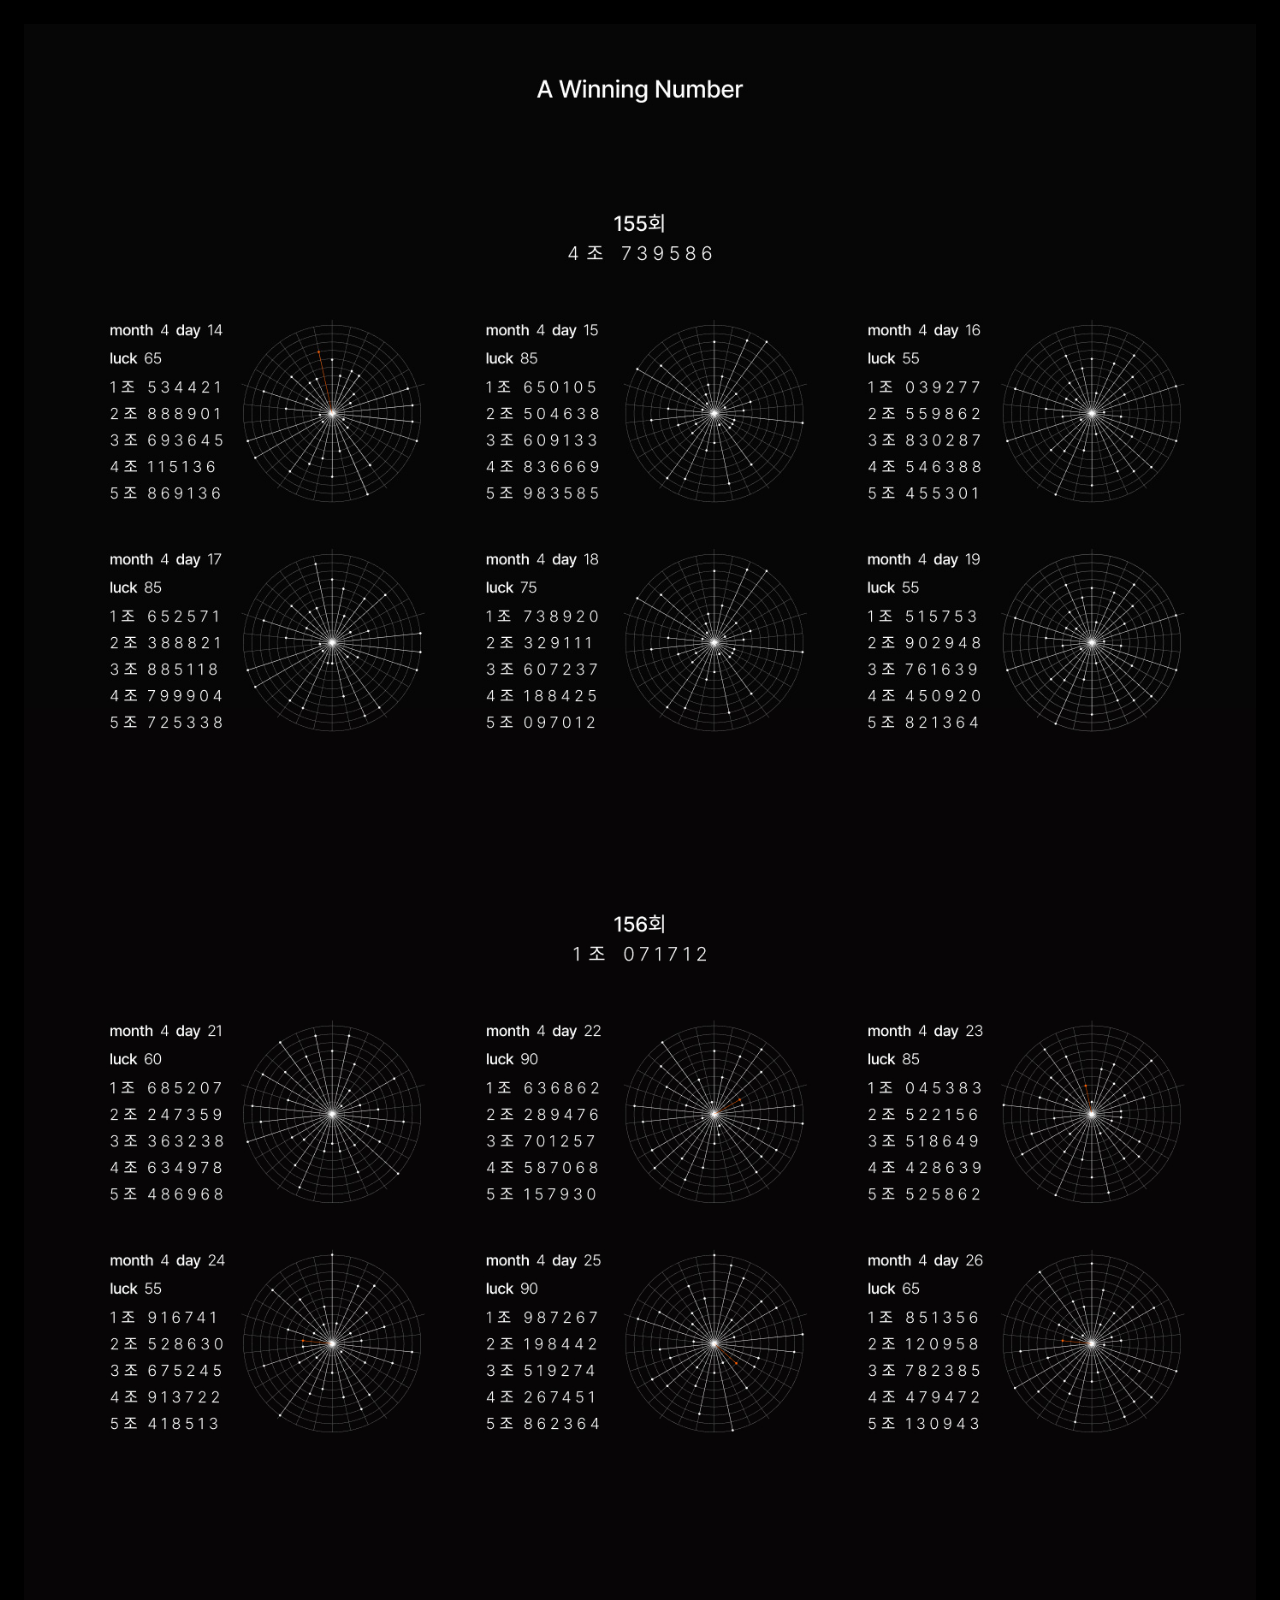
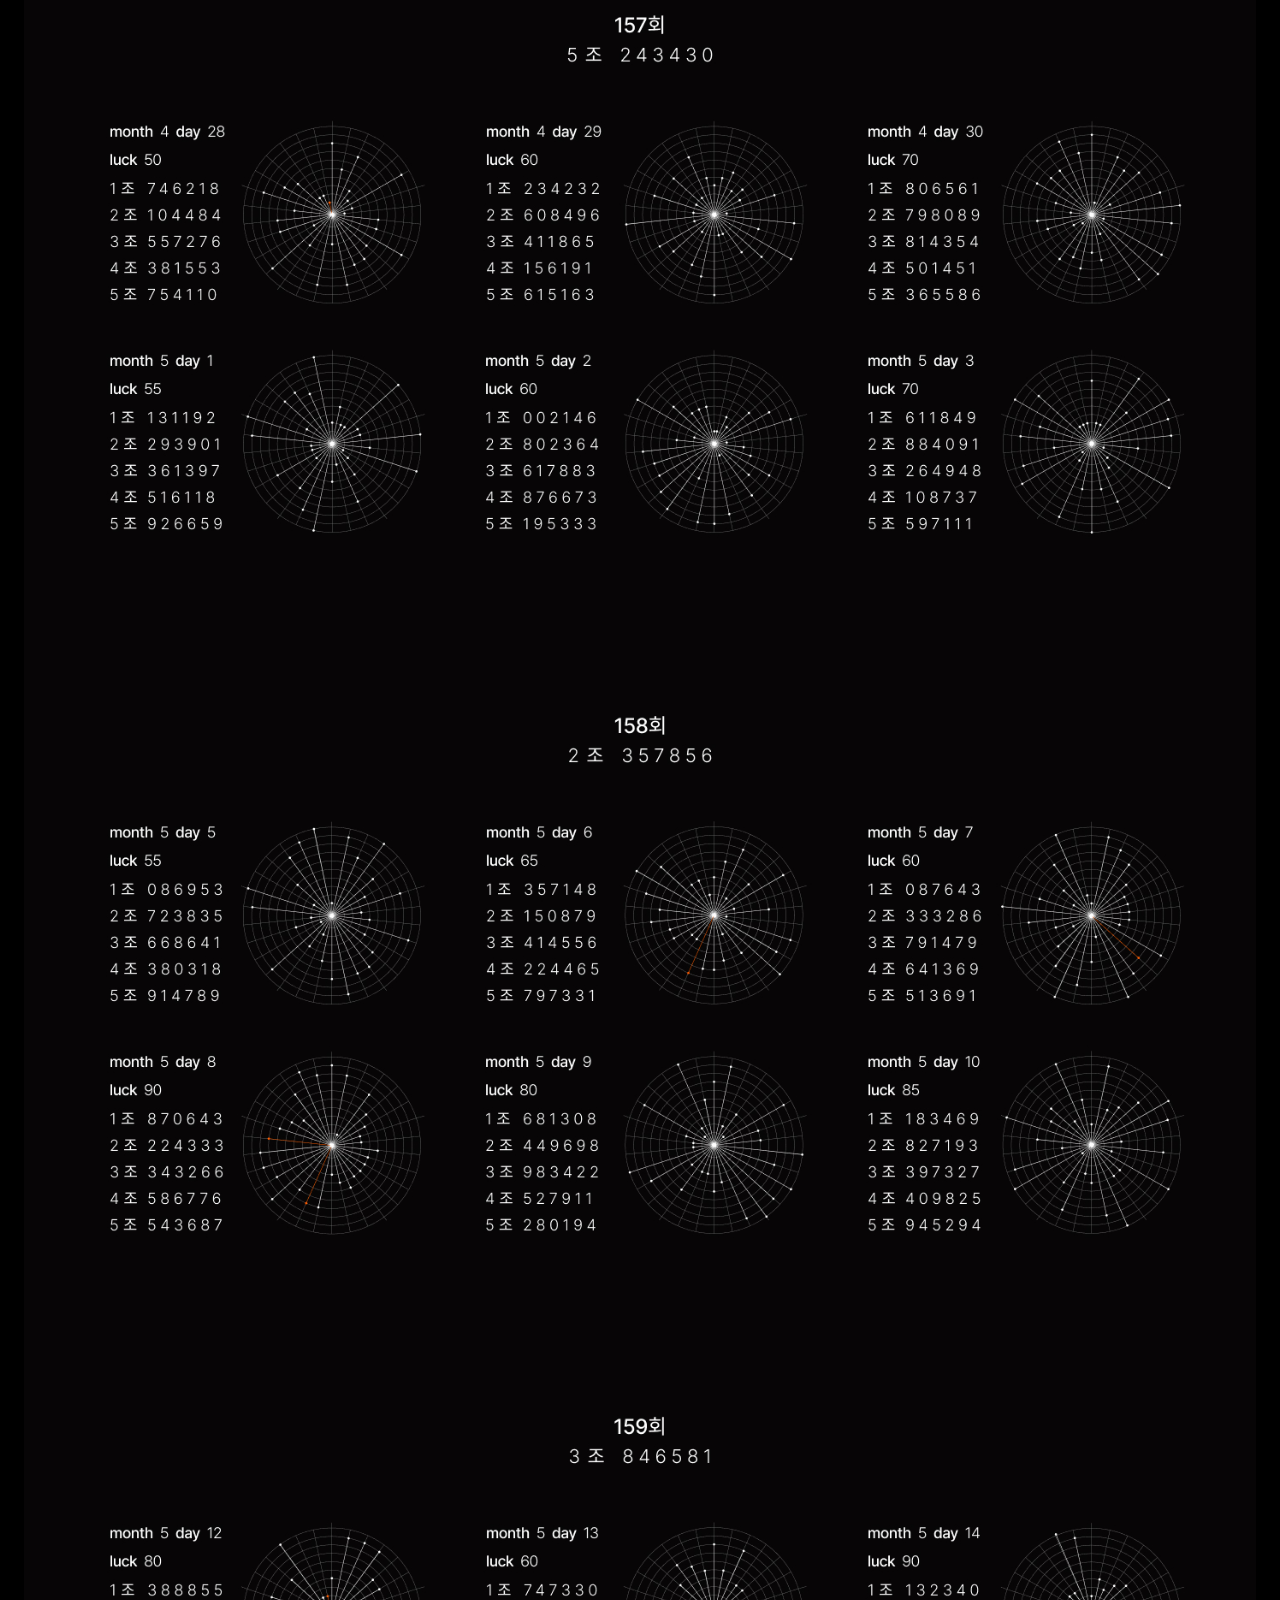
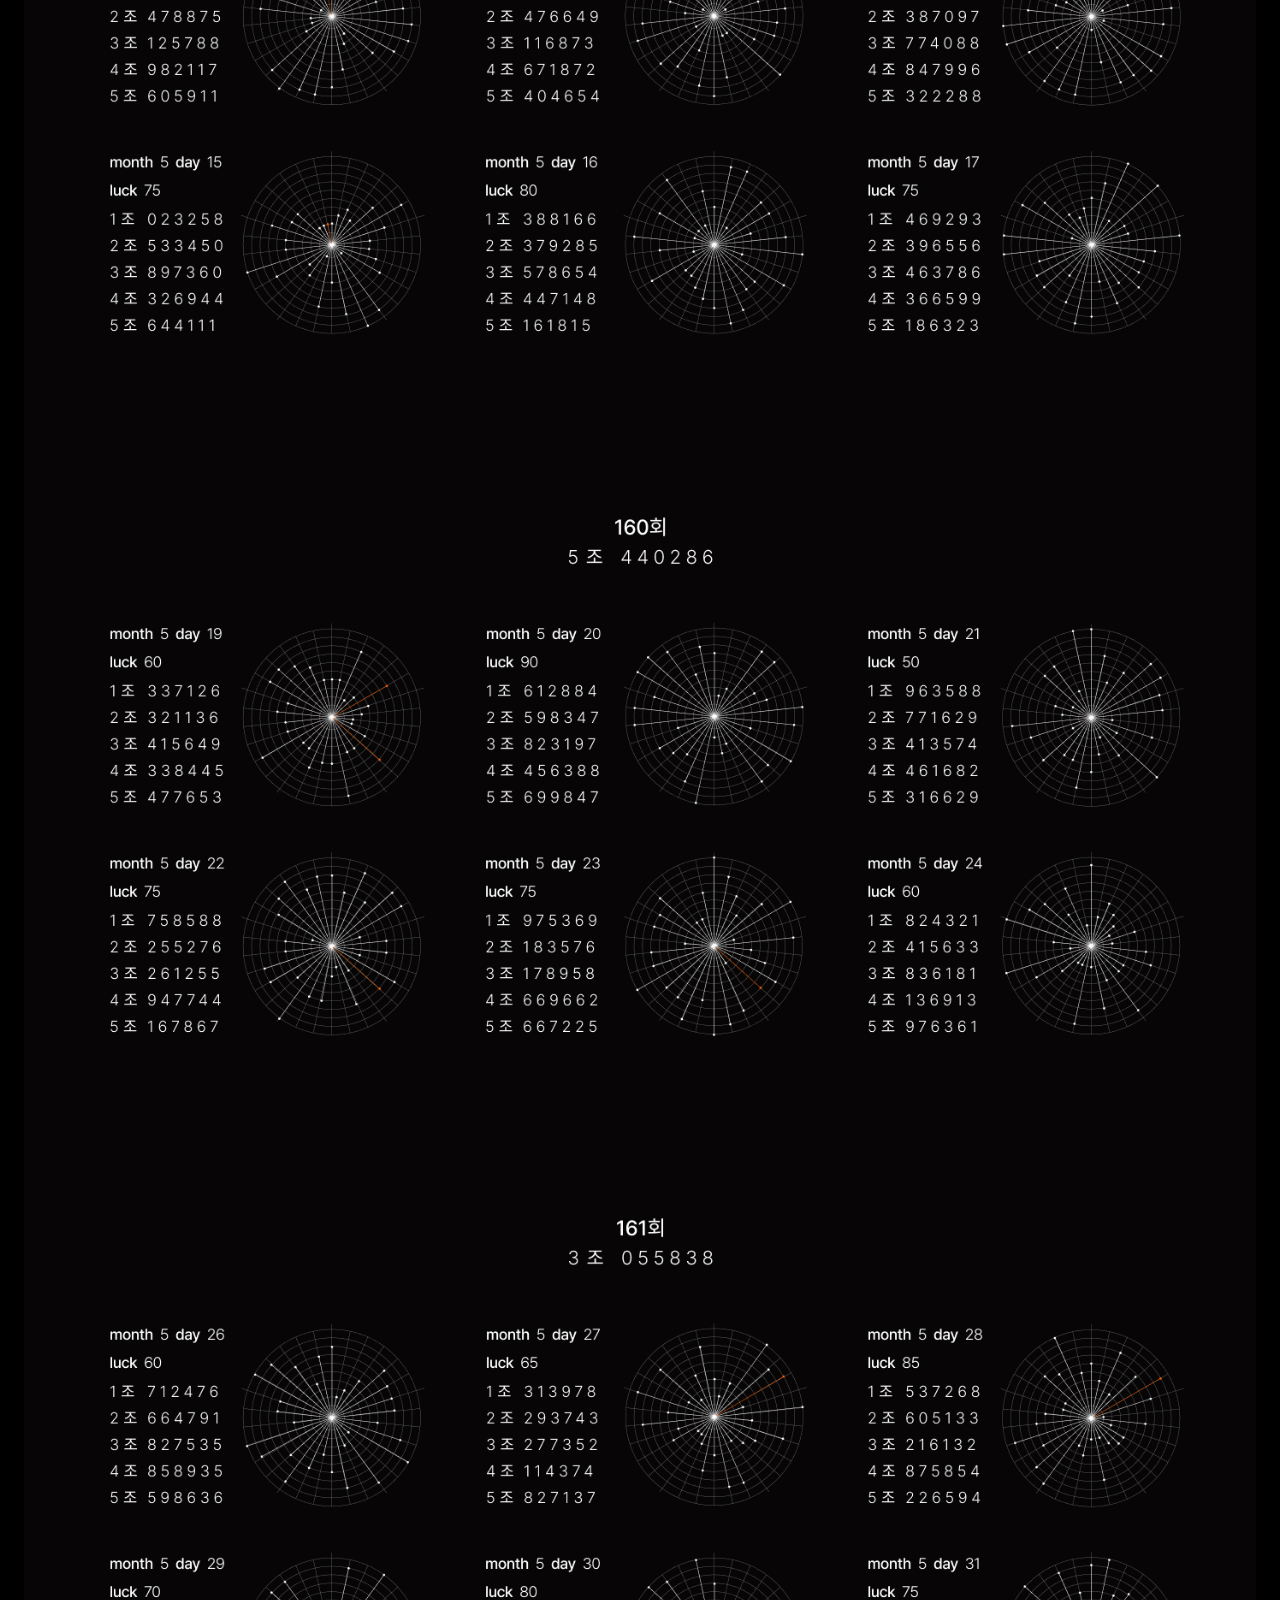
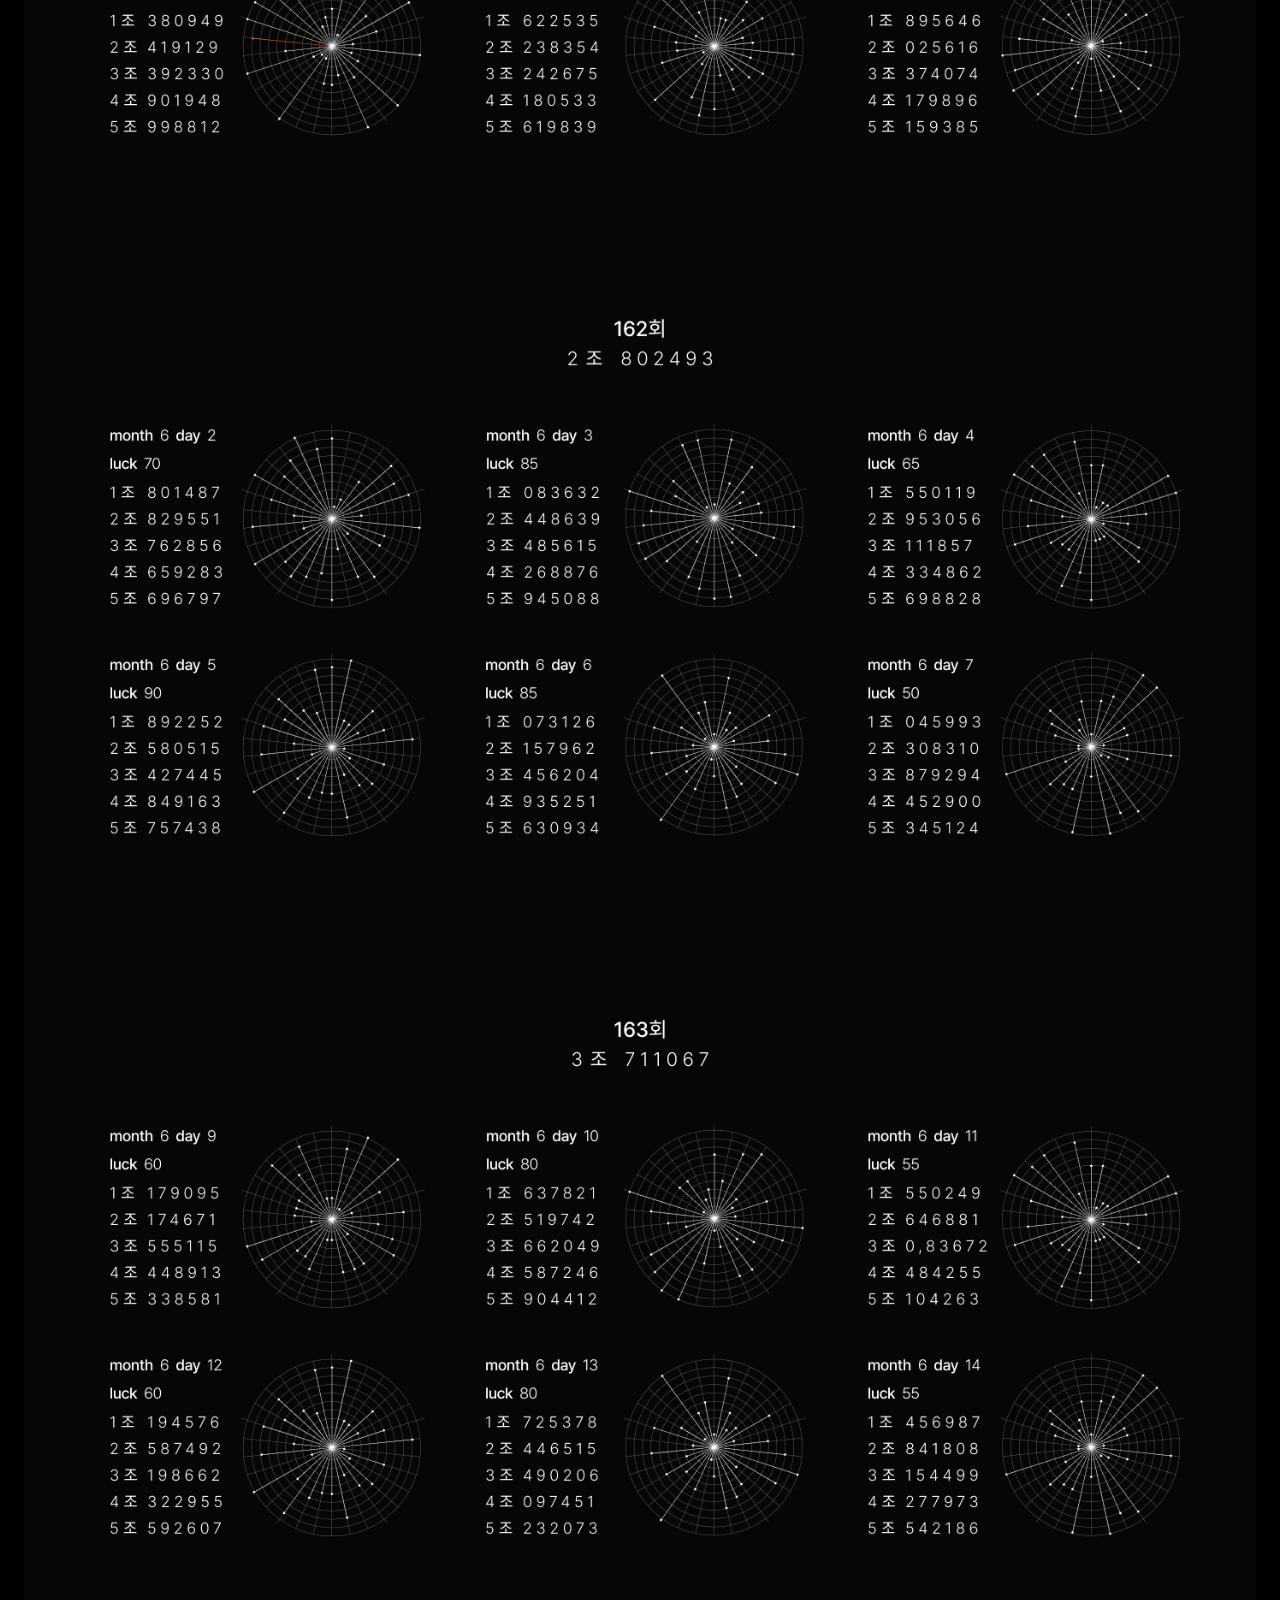
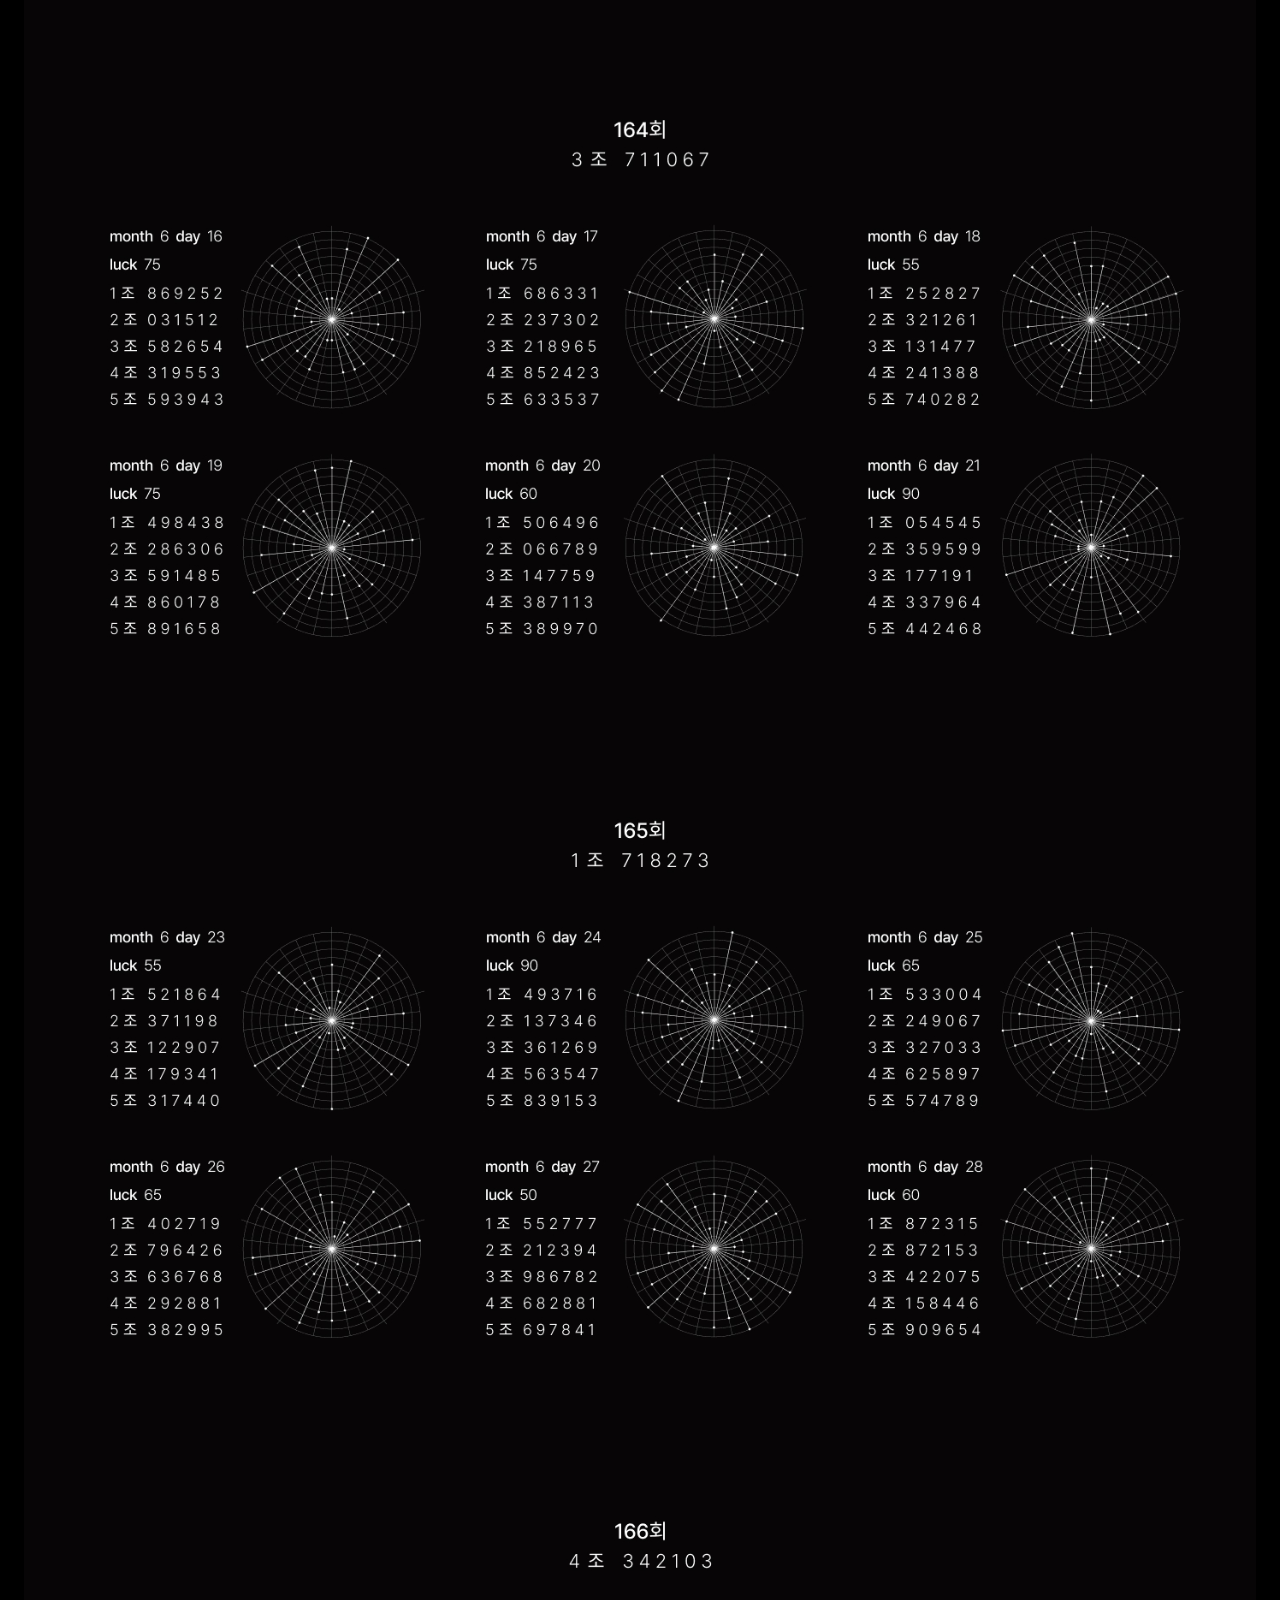
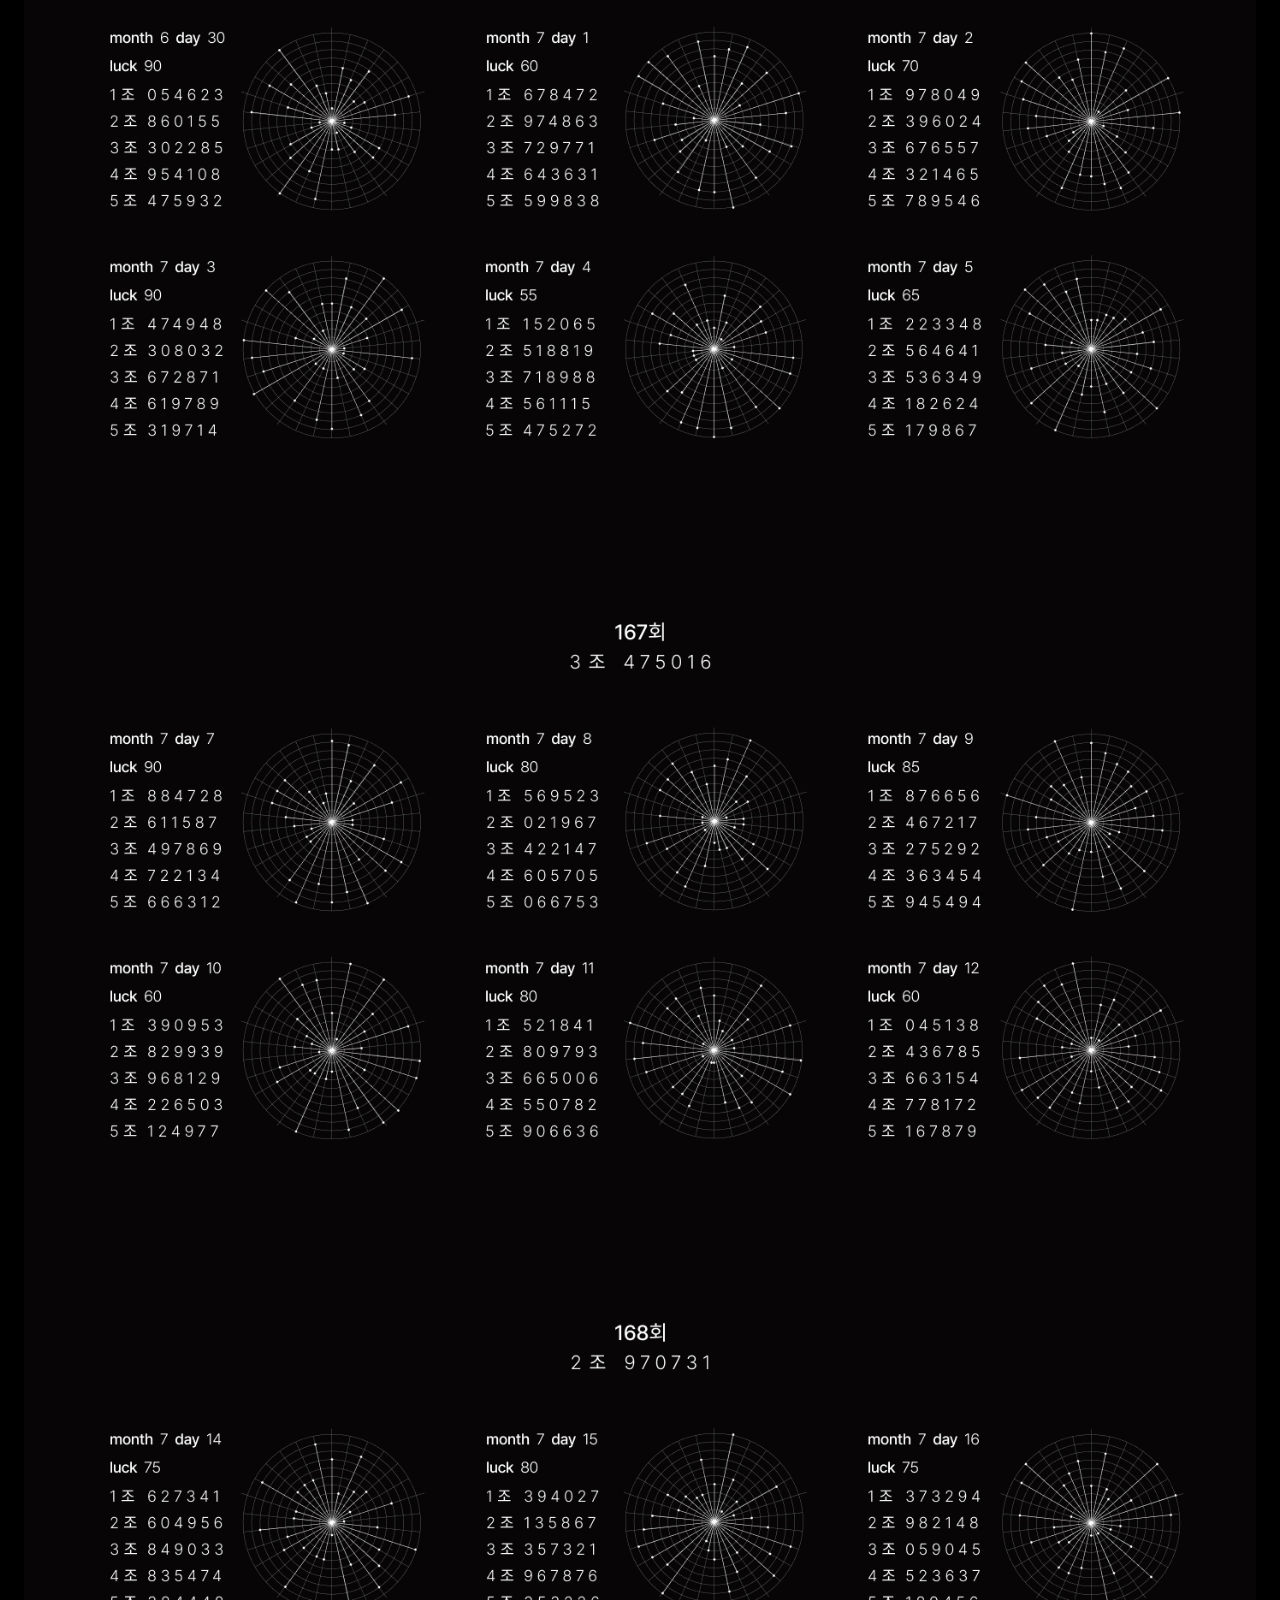
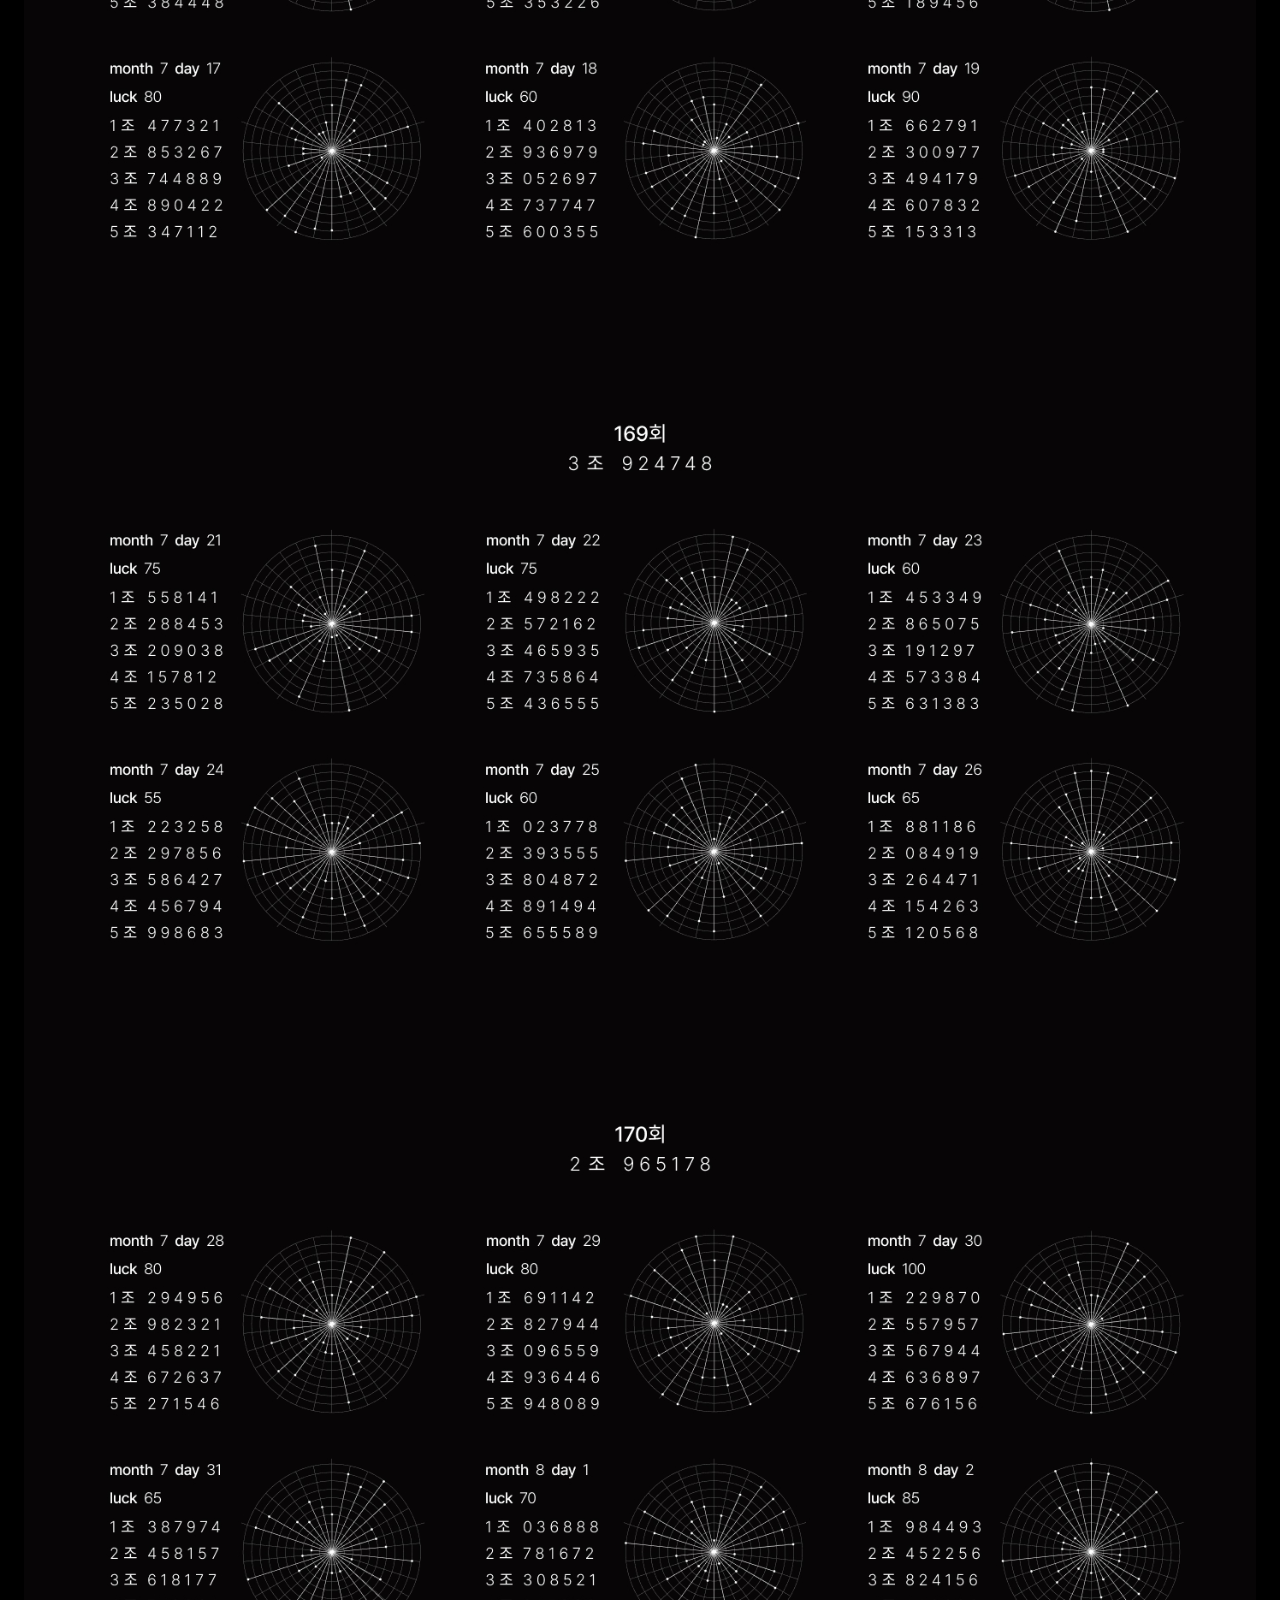
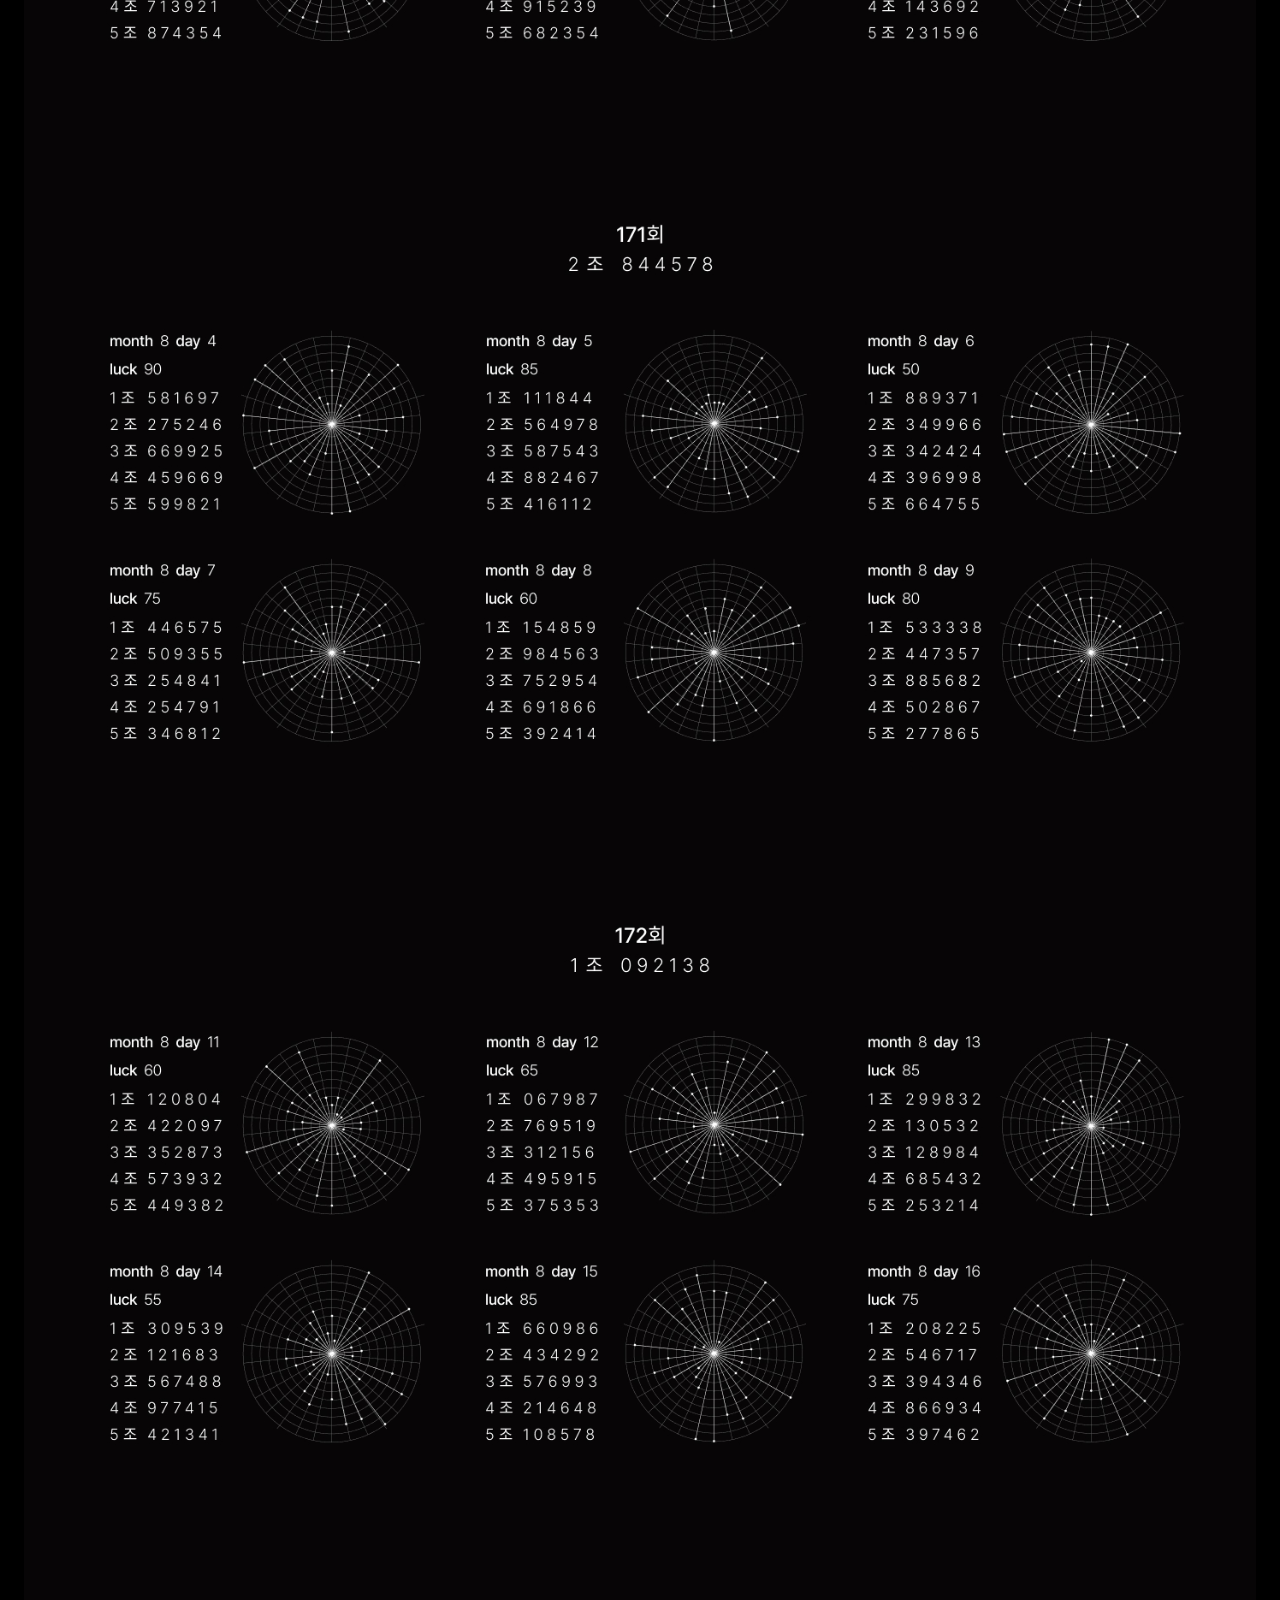
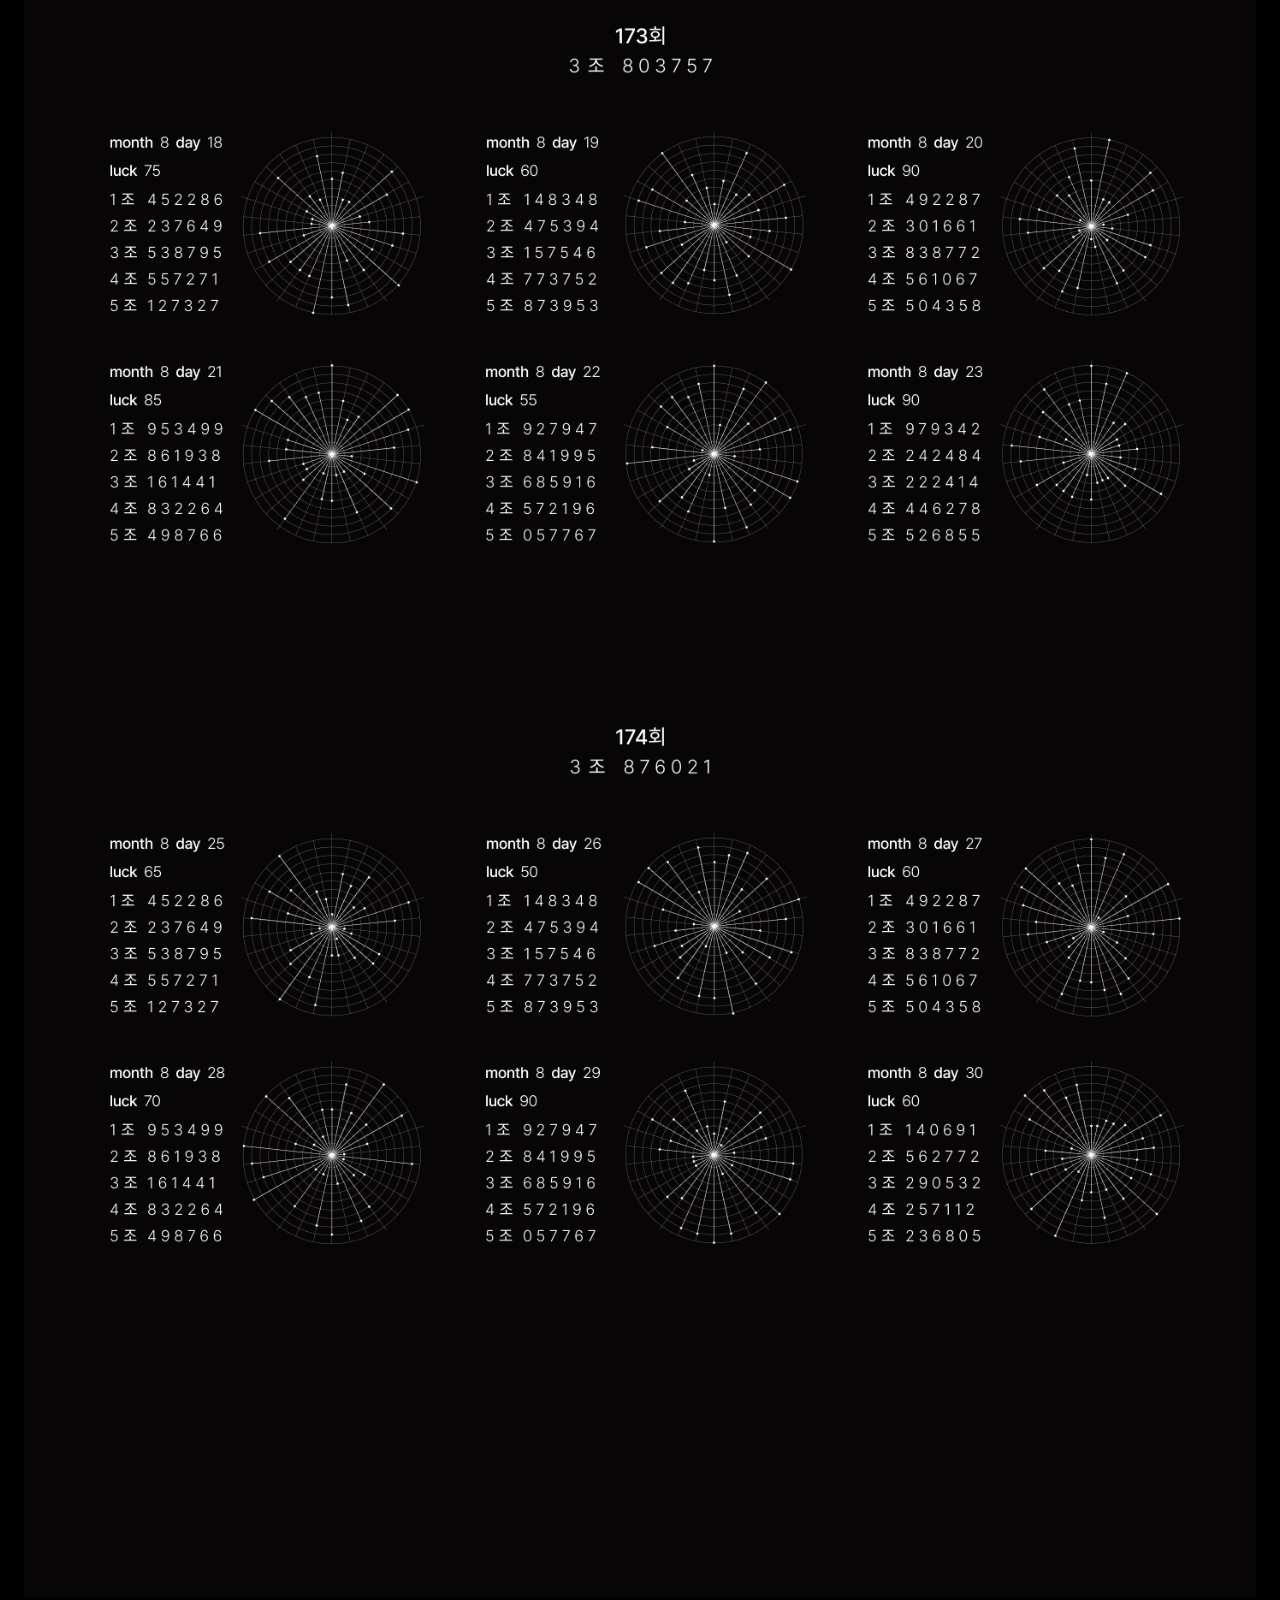
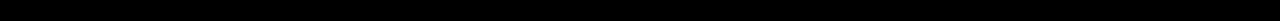
<file: data.html>
<!DOCTYPE html>
<html lang="ko">
  <head>
    <meta charset="UTF-8" />
    <meta name="viewport" content="width=device-width, initial-scale=1.0" />
    <title>lotto 720+</title>
    <link rel="stylesheet" href="./style/memories.css" />
  </head>
  <body>
    <div class="section">
      <div class="container">
        <div class="wrapper">
          <div class="img">
            <img src="./images/Frame-_data_01.jpg" alt="" />
            <img src="./images/Frame-_data_02.jpg" alt="" />
            <img src="./images/Frame-_data_03.jpg" alt="" />
            <img src="./images/Frame-_data_04.jpg" alt="" />
            <img src="./images/Frame-_data_05.jpg" alt="" />
            <img src="./images/Frame-_data_06.jpg" alt="" />
            <img src="./images/Frame-_data_07.jpg" alt="" />
            <img src="./images/Frame-_data_08.jpg" alt="" />
            <img src="./images/Frame-_data_09.jpg" alt="" />
            <img src="./images/Frame-_data_10.jpg" alt="" />
            <img src="./images/Frame-_data_11.jpg" alt="" />
            <img src="./images/Frame-_data_12.jpg" alt="" />
            <img src="./images/Frame-_data_13.jpg" alt="" />
            <img src="./images/Frame-_data_14.jpg" alt="" />
            <img src="./images/Frame-_data_15.jpg" alt="" />
            <img src="./images/Frame-_data_16.jpg" alt="" />
            <img src="./images/Frame-_data_17.jpg" alt="" />
            <img src="./images/Frame-_data_18.jpg" alt="" />
            <img src="./images/Frame-_data_19.jpg" alt="" />
            <img src="./images/Frame-_data_20.jpg" alt="" />
            <img src="./images/Frame-_data_21.jpg" alt="" />
          </div>
        </div>
      </div>
    </div>
  </body>
</html>
</file>
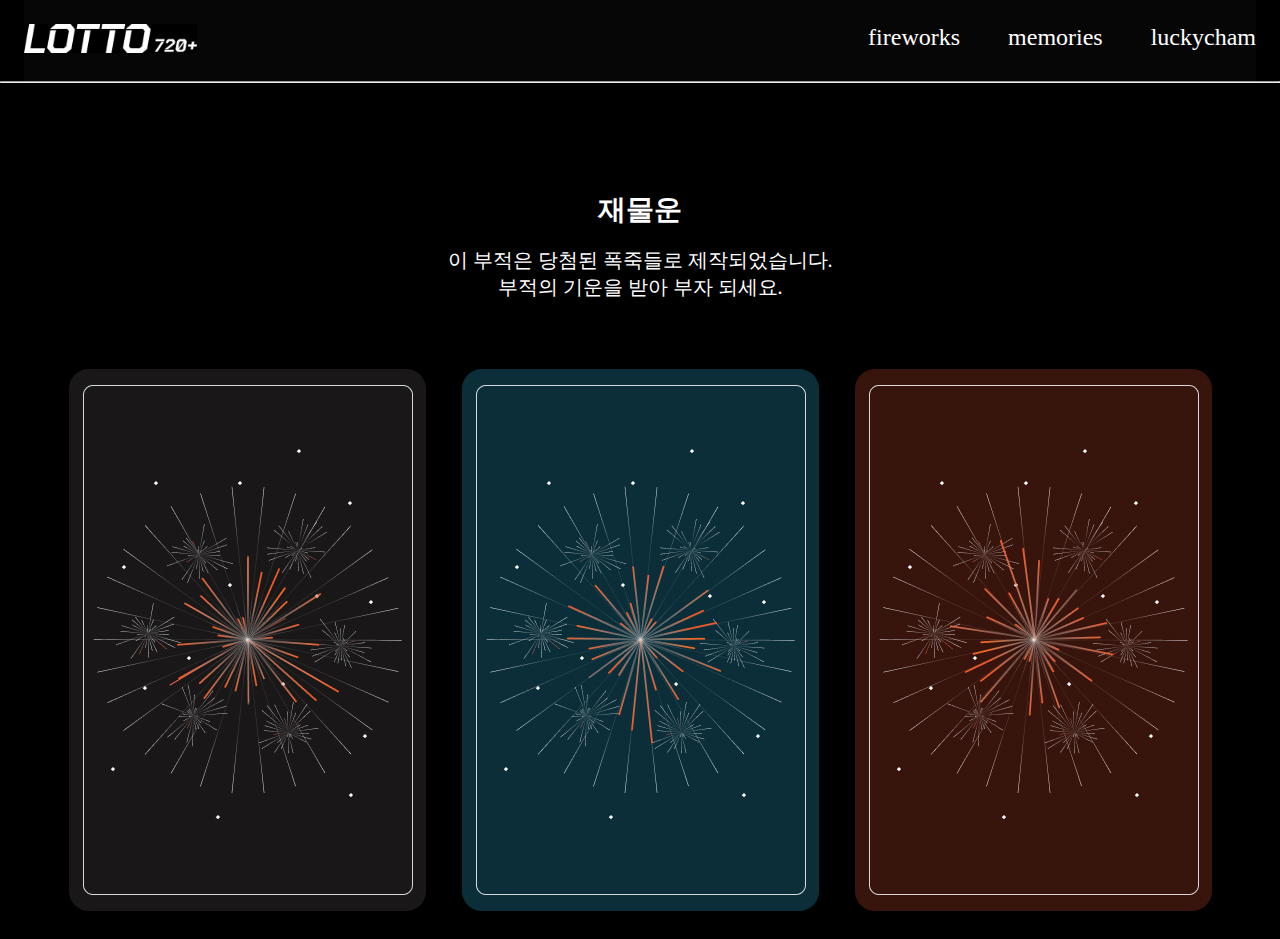
<file: luckycham.html>
<!DOCTYPE html>
<html lang="ko">
  <head>
    <meta charset="UTF-8" />
    <meta name="viewport" content="width=device-width, initial-scale=1.0" />
    <title>lotto 720+</title>
    <link rel="stylesheet" href="style/luckycham.css" />
  </head>
  <body>
    <div class="section nav">
      <div class="container">
        <div class="wrapper">
          <header>
            <a href="index.html" class="logo">
              <img src="./images/Frame 140.jpg" />
            </a>
          </header>
          <div class="nav__menuWrapper">
            <div class="nav__menu">
              <a href="index.html">fireworks</a>
            </div>
            <div class="nav__menu"><a href="memories.html">memories</a></div>
            <div class="nav__menu"><a href="luckycham.html">luckycham</a></div>
          </div>
        </div>
      </div>
    </div>

    <hr />
    <div id="section1" class="section">
      <div class="container">
        <div class="wrapper">
          <h2 class="title">재물운</h2>
          <p class="text">
            이 부적은 당첨된 폭죽들로 제작되었습니다.
            <br />
            부적의 기운을 받아 부자 되세요.
          </p>
        </div>
      </div>
    </div>

    <div id="section2" class="section">
      <div class="container">
        <div class="wrapper">
          <div class="title"></div>

          <a
            href="javascript:void(0);"
            onclick="window.open('https://www.dhlottery.co.kr/gameInfo.do?method=game720Method&wiselog=C_A_4_3', '_blank');">
            <img class="card__img" src="./images/Frame-145.jpg" alt="" />
          </a>

          <a
            href="javascript:void(0);"
            onclick="window.open('https://www.dhlottery.co.kr/gameInfo.do?method=buyLotto', '_blank');">
            <img class="card__img" src="./images/Frame-146.jpg" alt="" />
          </a>

          <a
            href="javascript:void(0);"
            onclick="window.open('https://www.dhlottery.co.kr/gameInfo.do?method=inetbokBuyInfo&wiselog=H_B_3_1', '_blank');">
            <img class="card__img" src="./images/Frame-147.jpg" alt="" />
          </a>
        </div>
      </div>
    </div>
  </body>
</html>
</file>
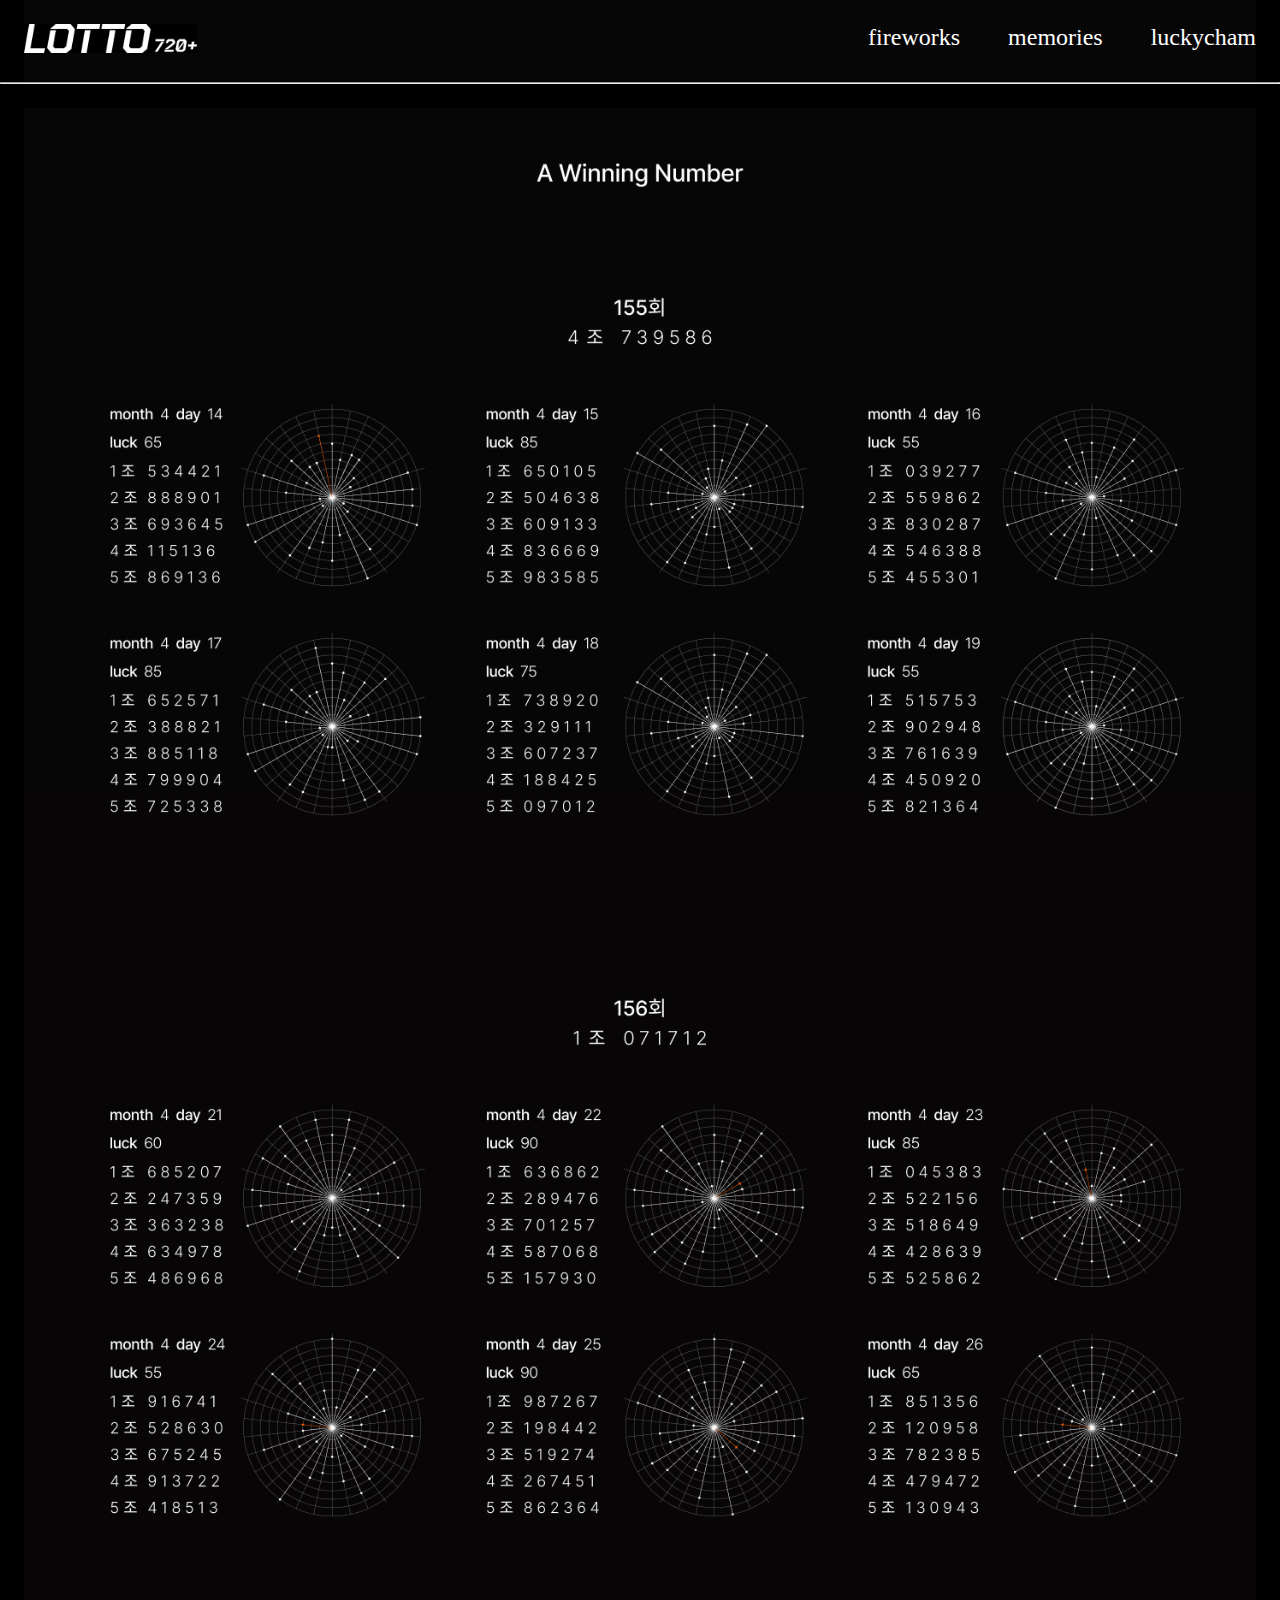
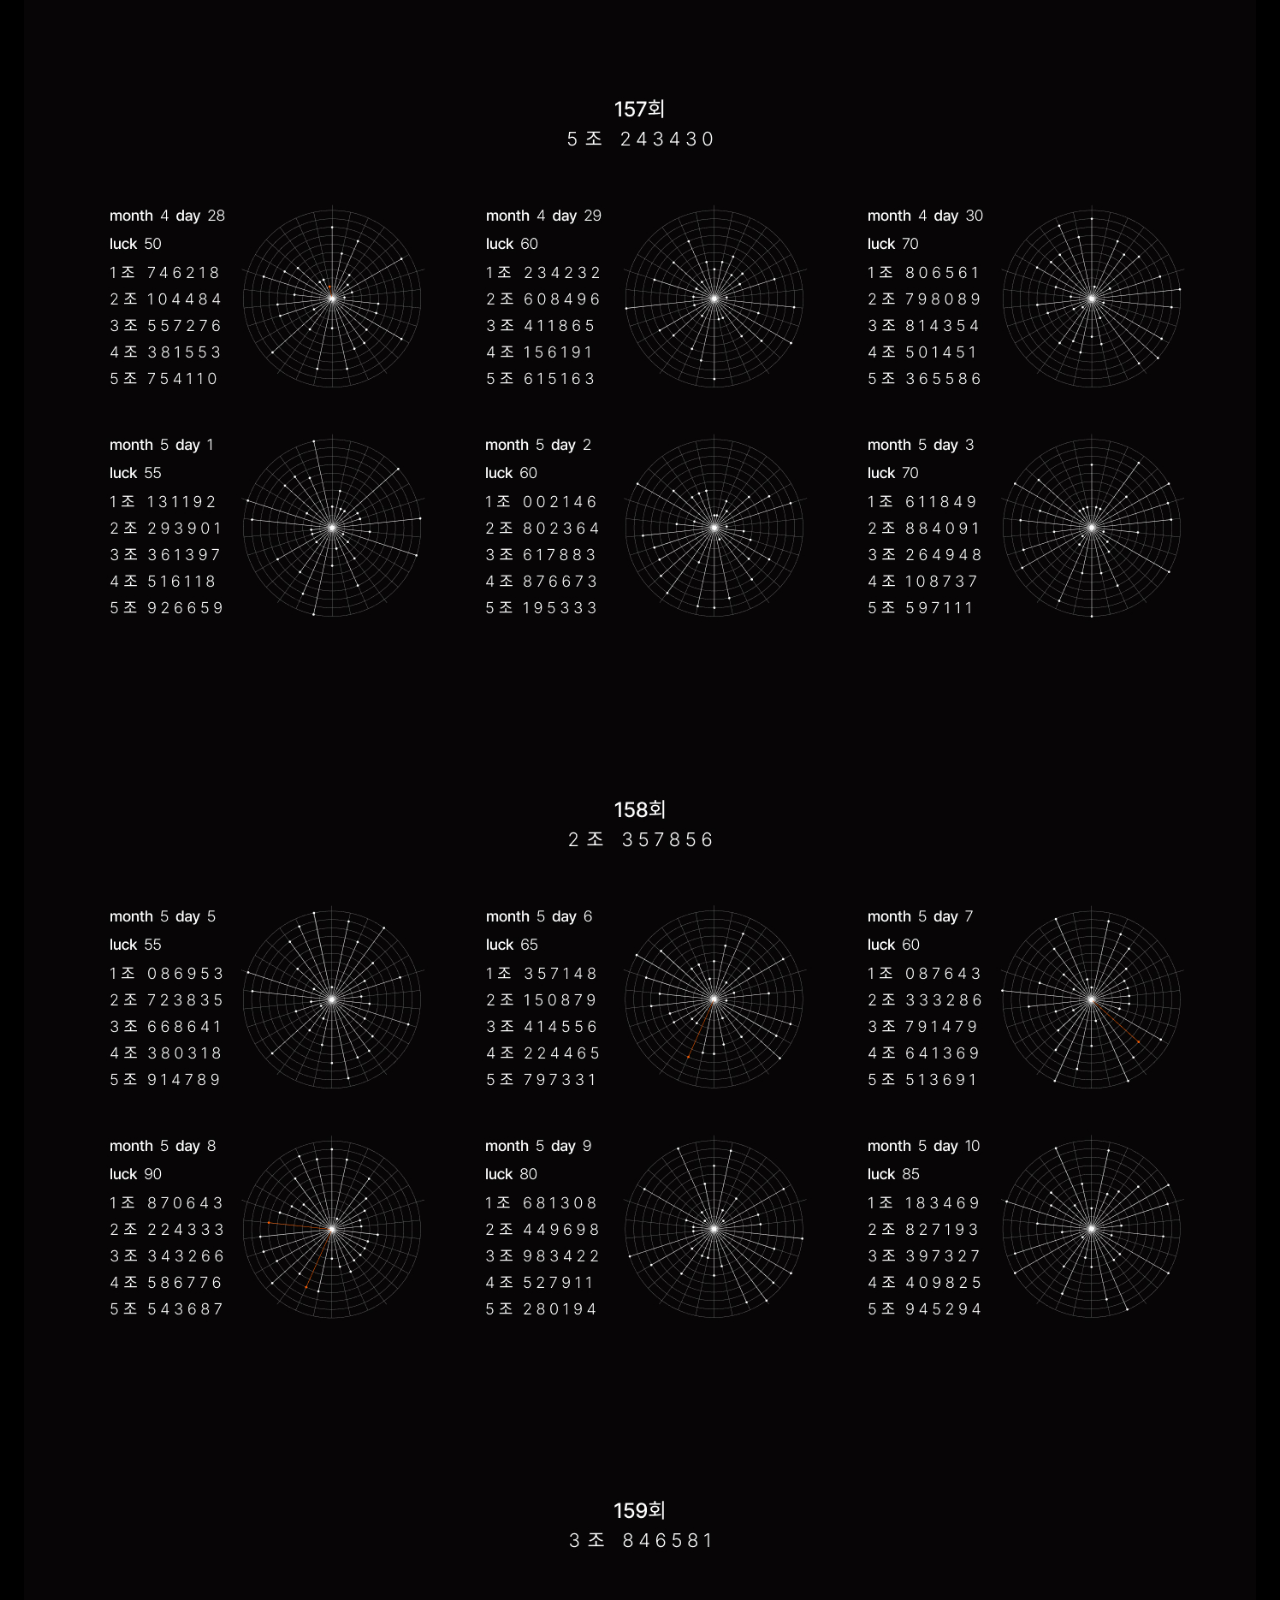
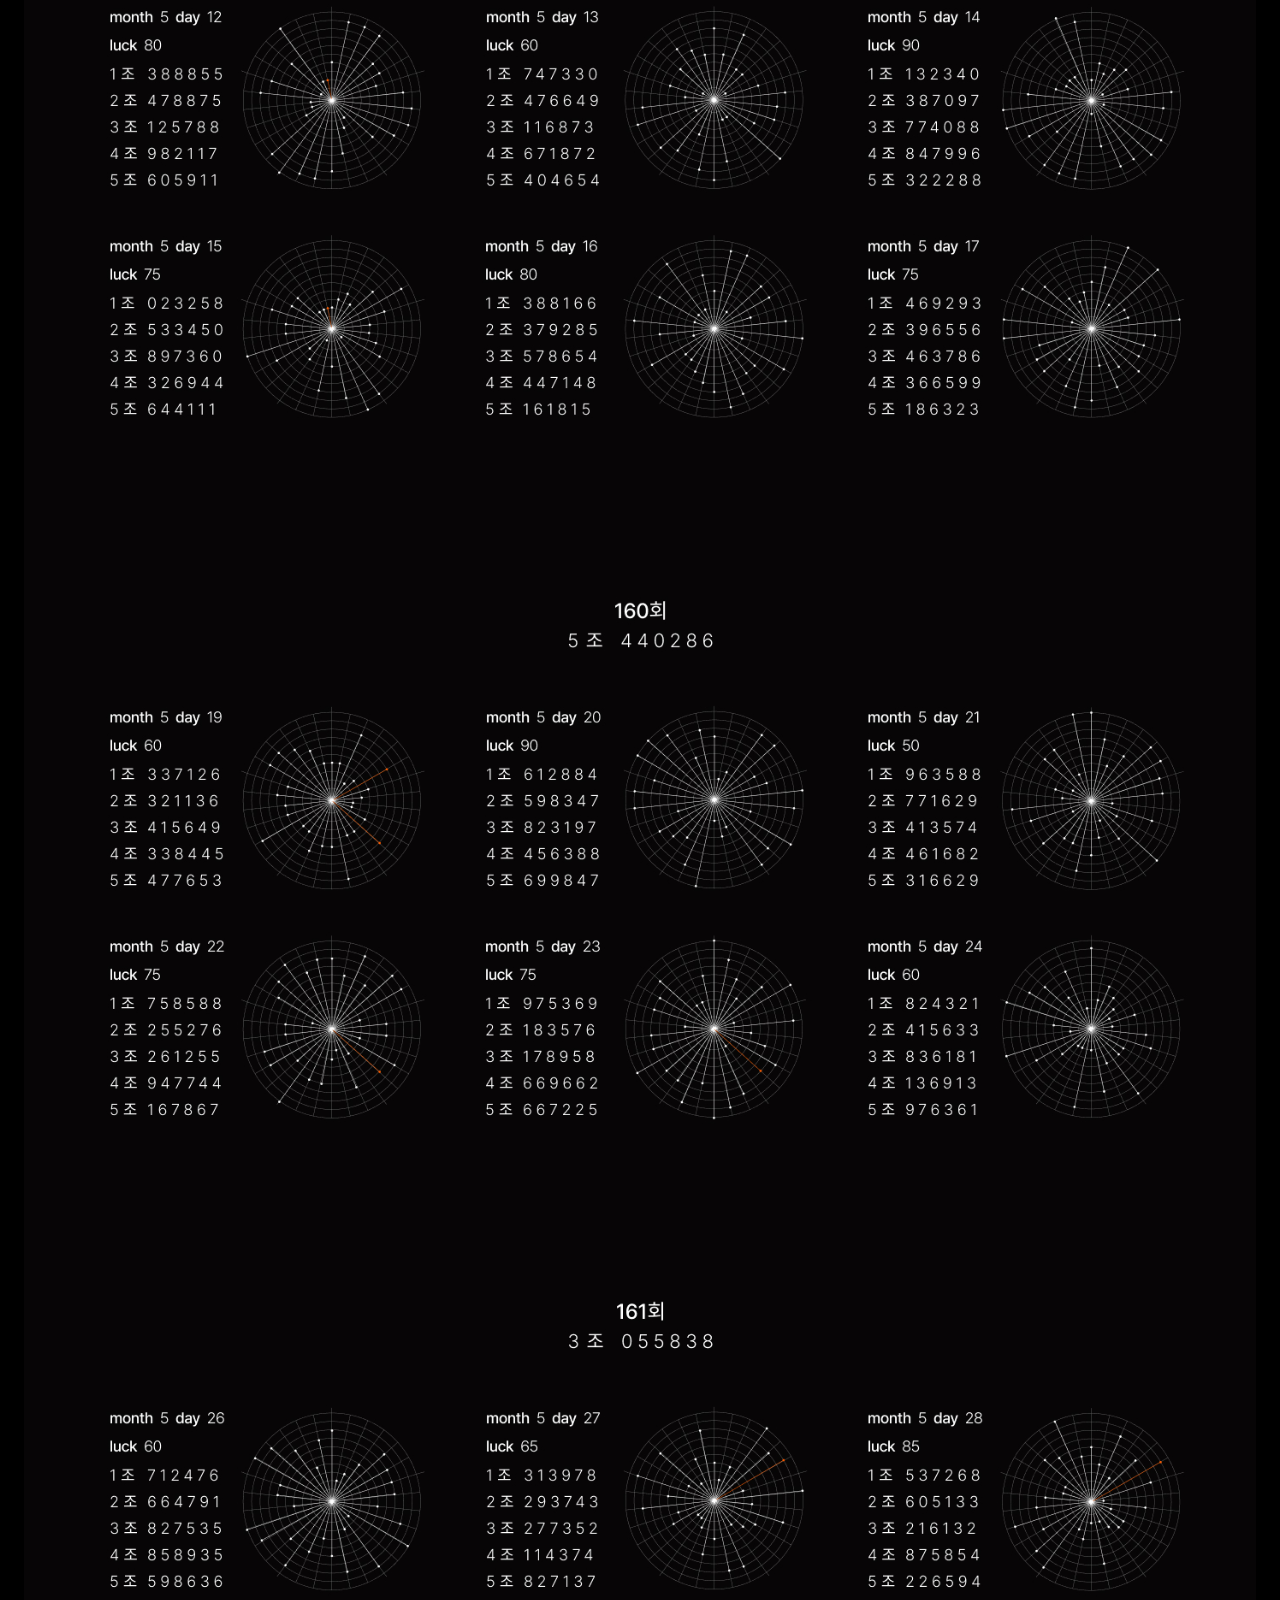
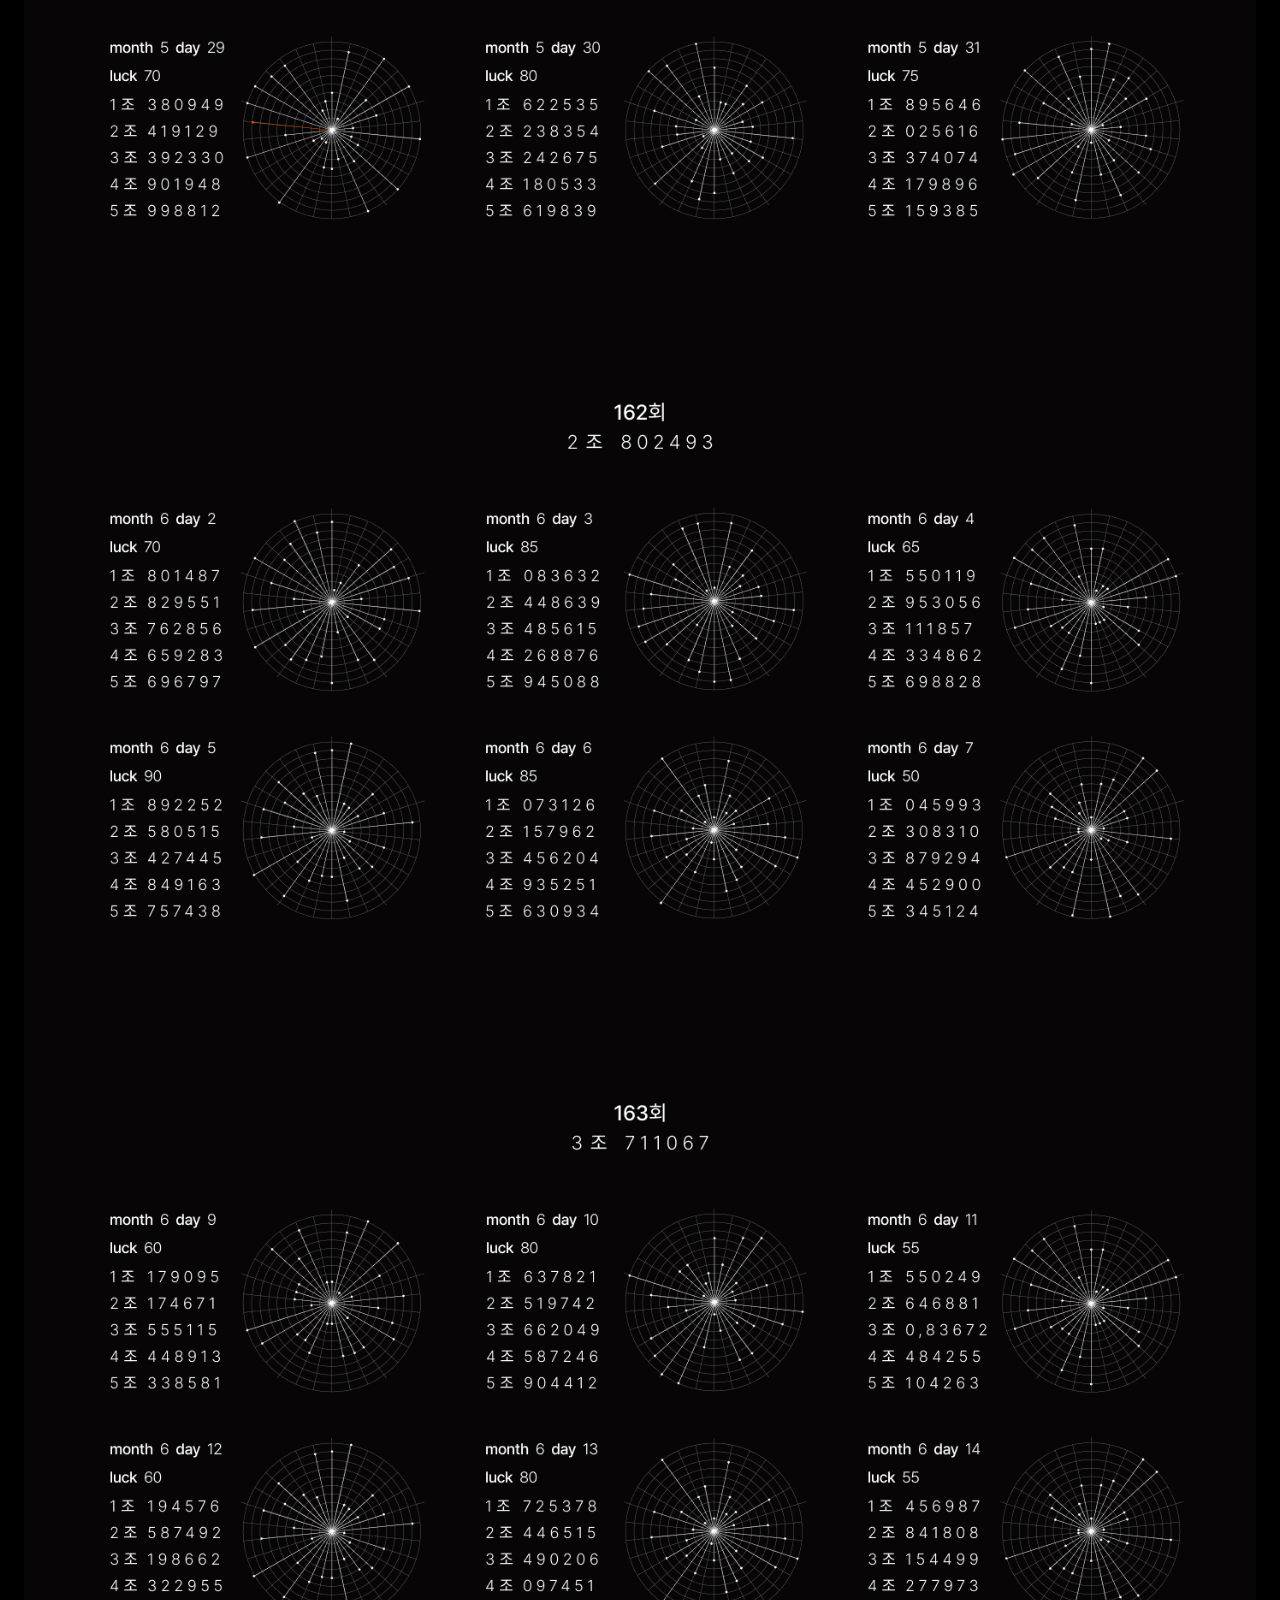
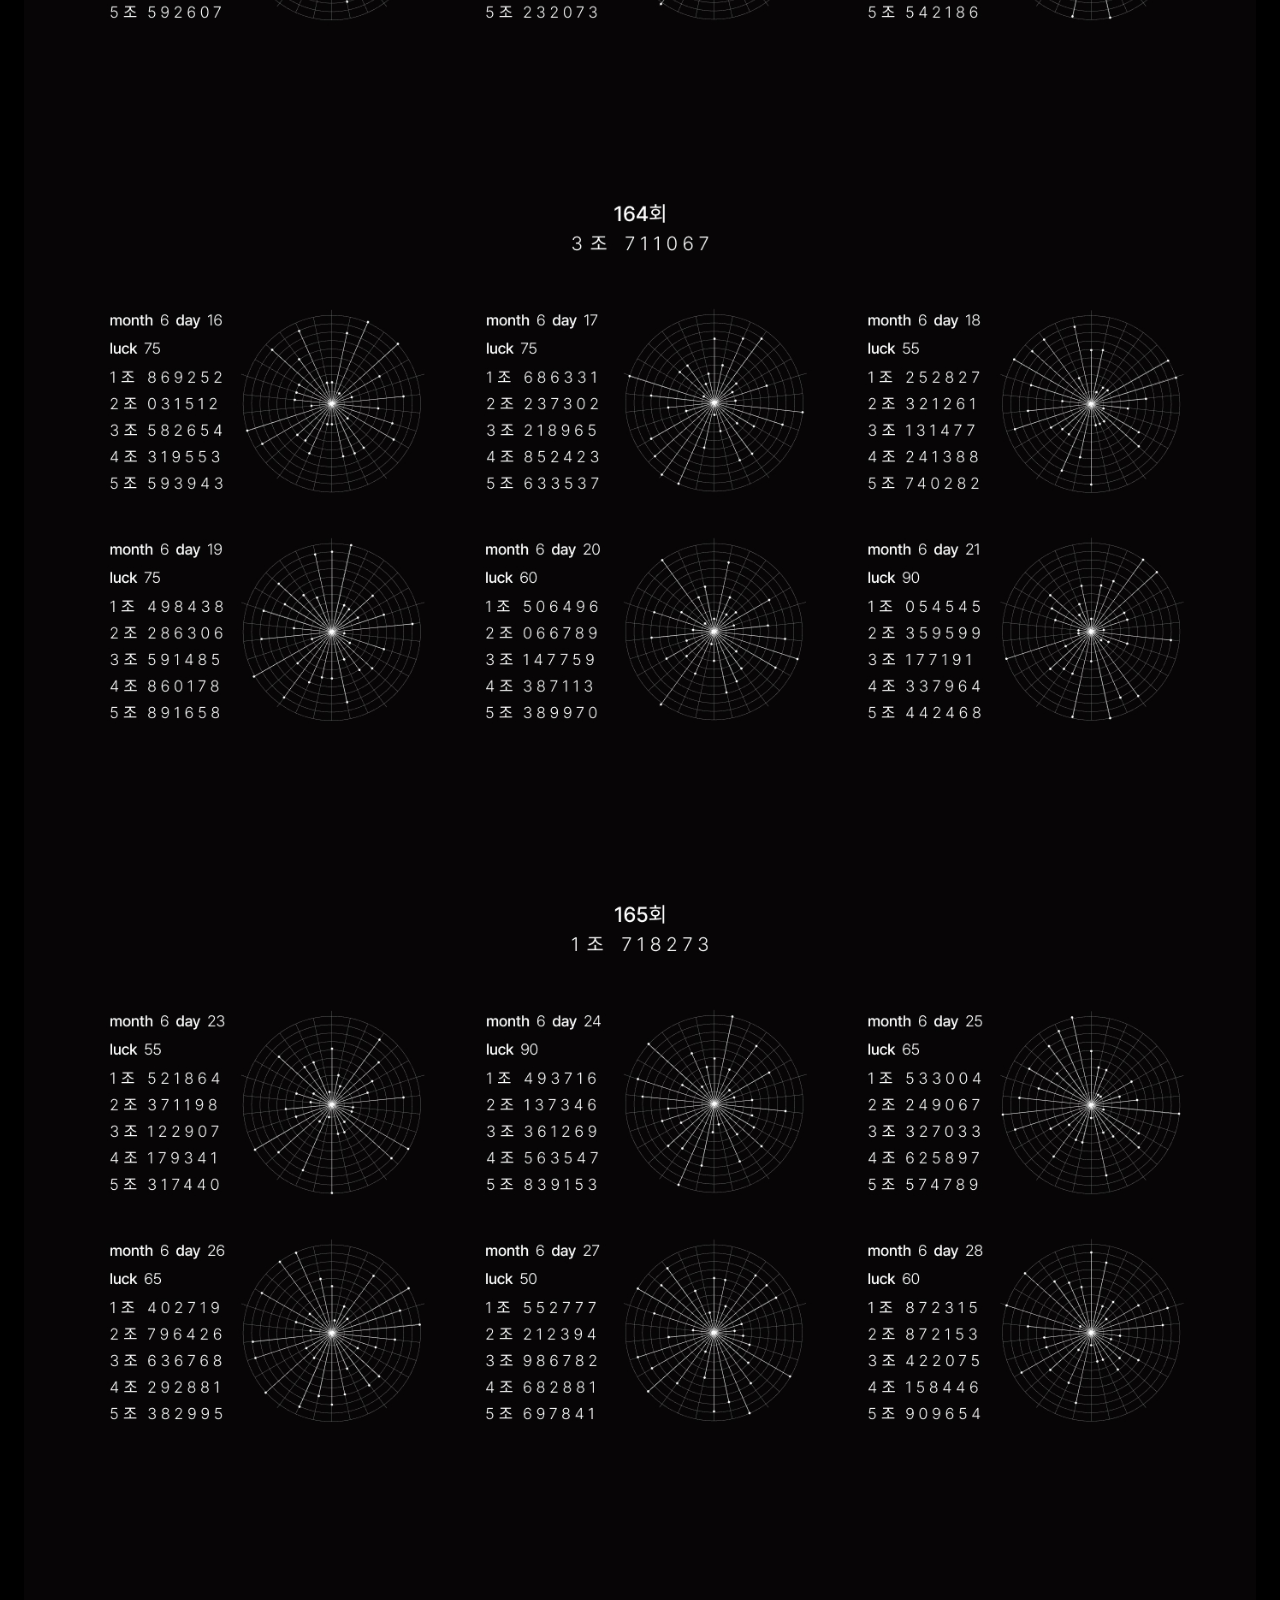
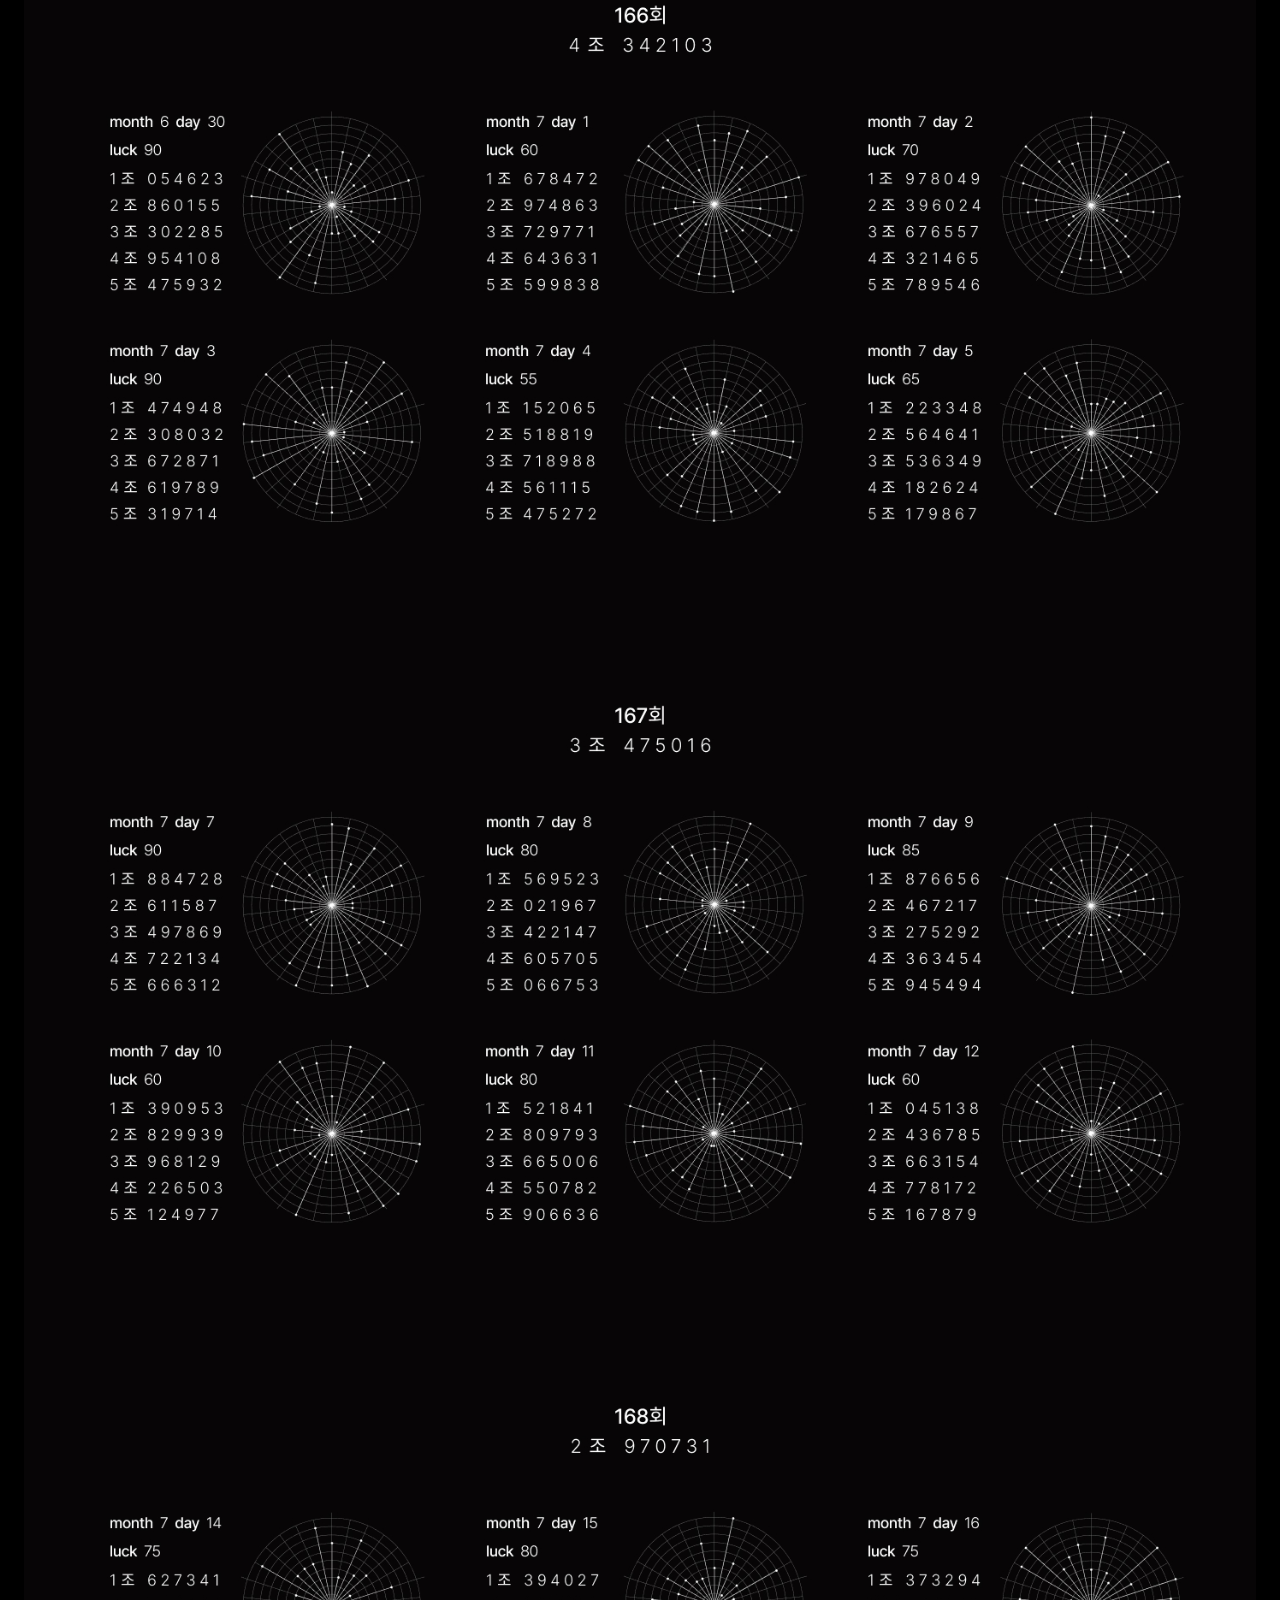
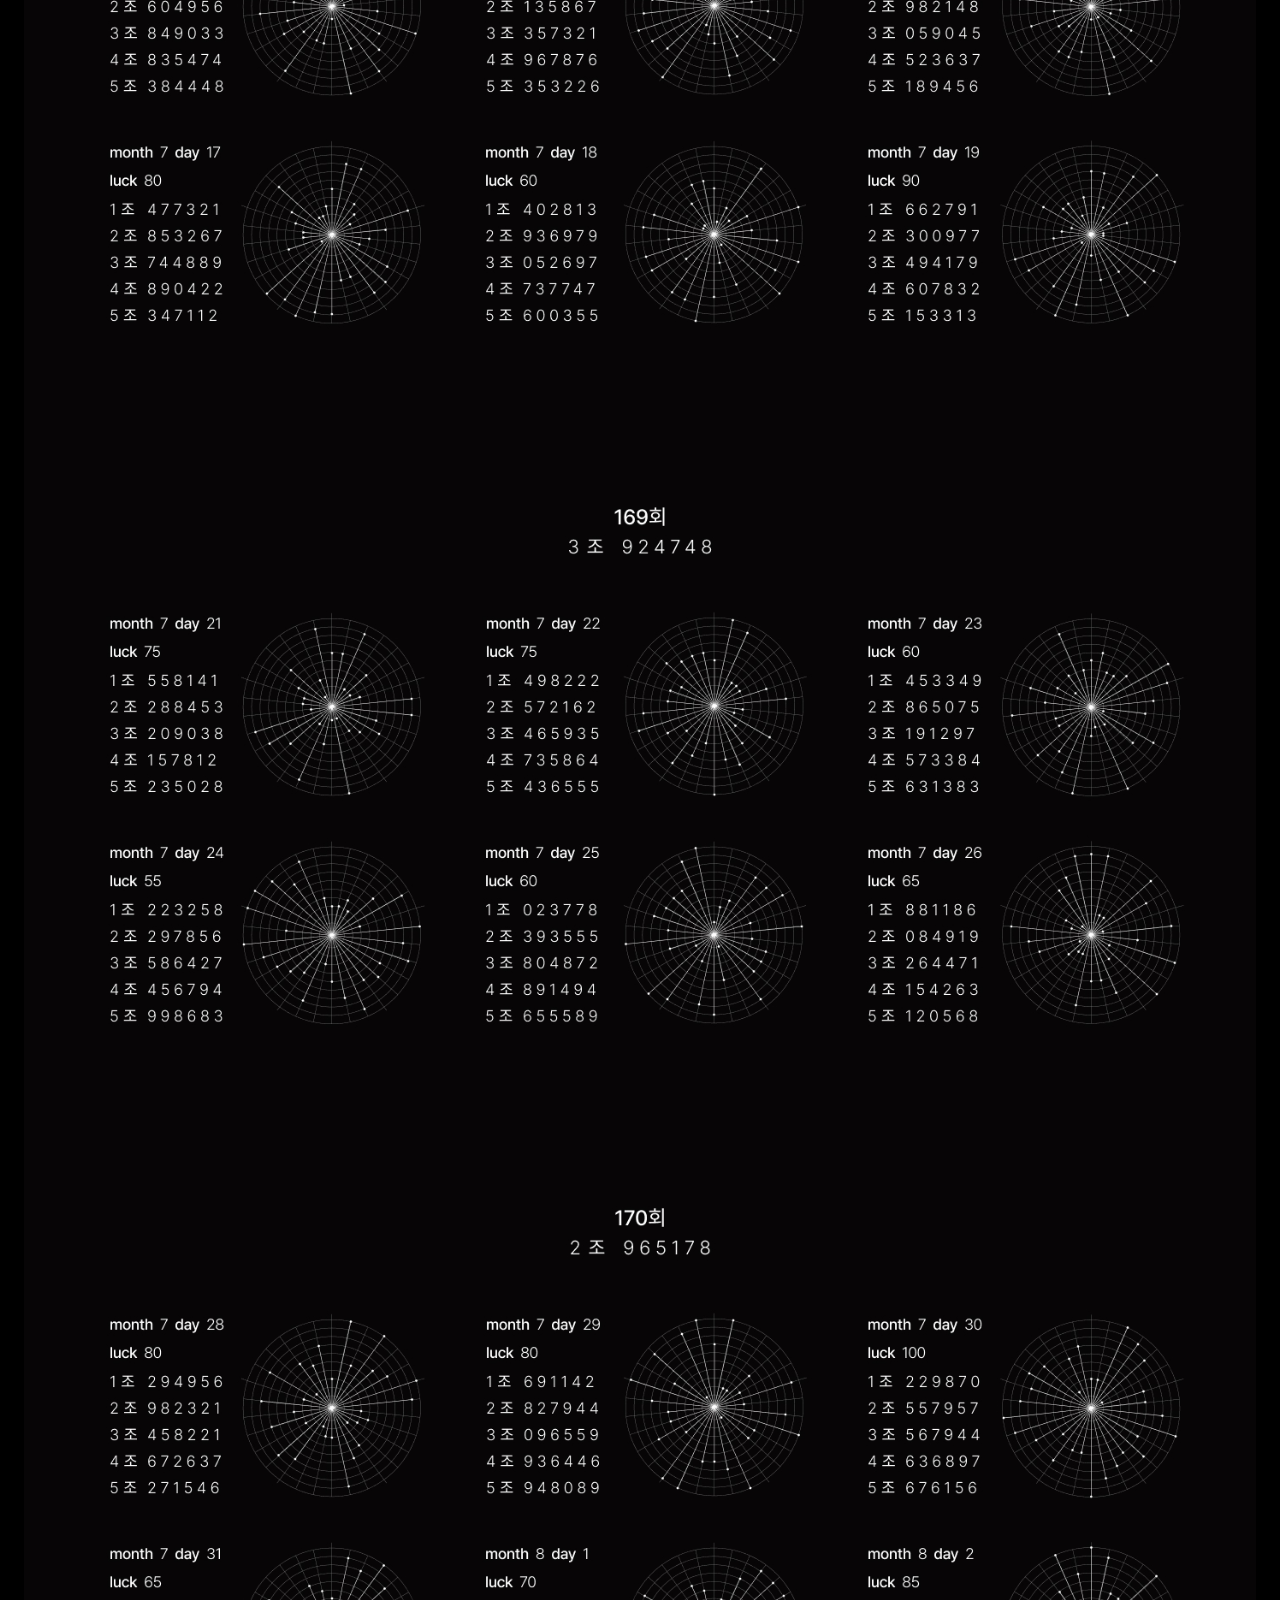
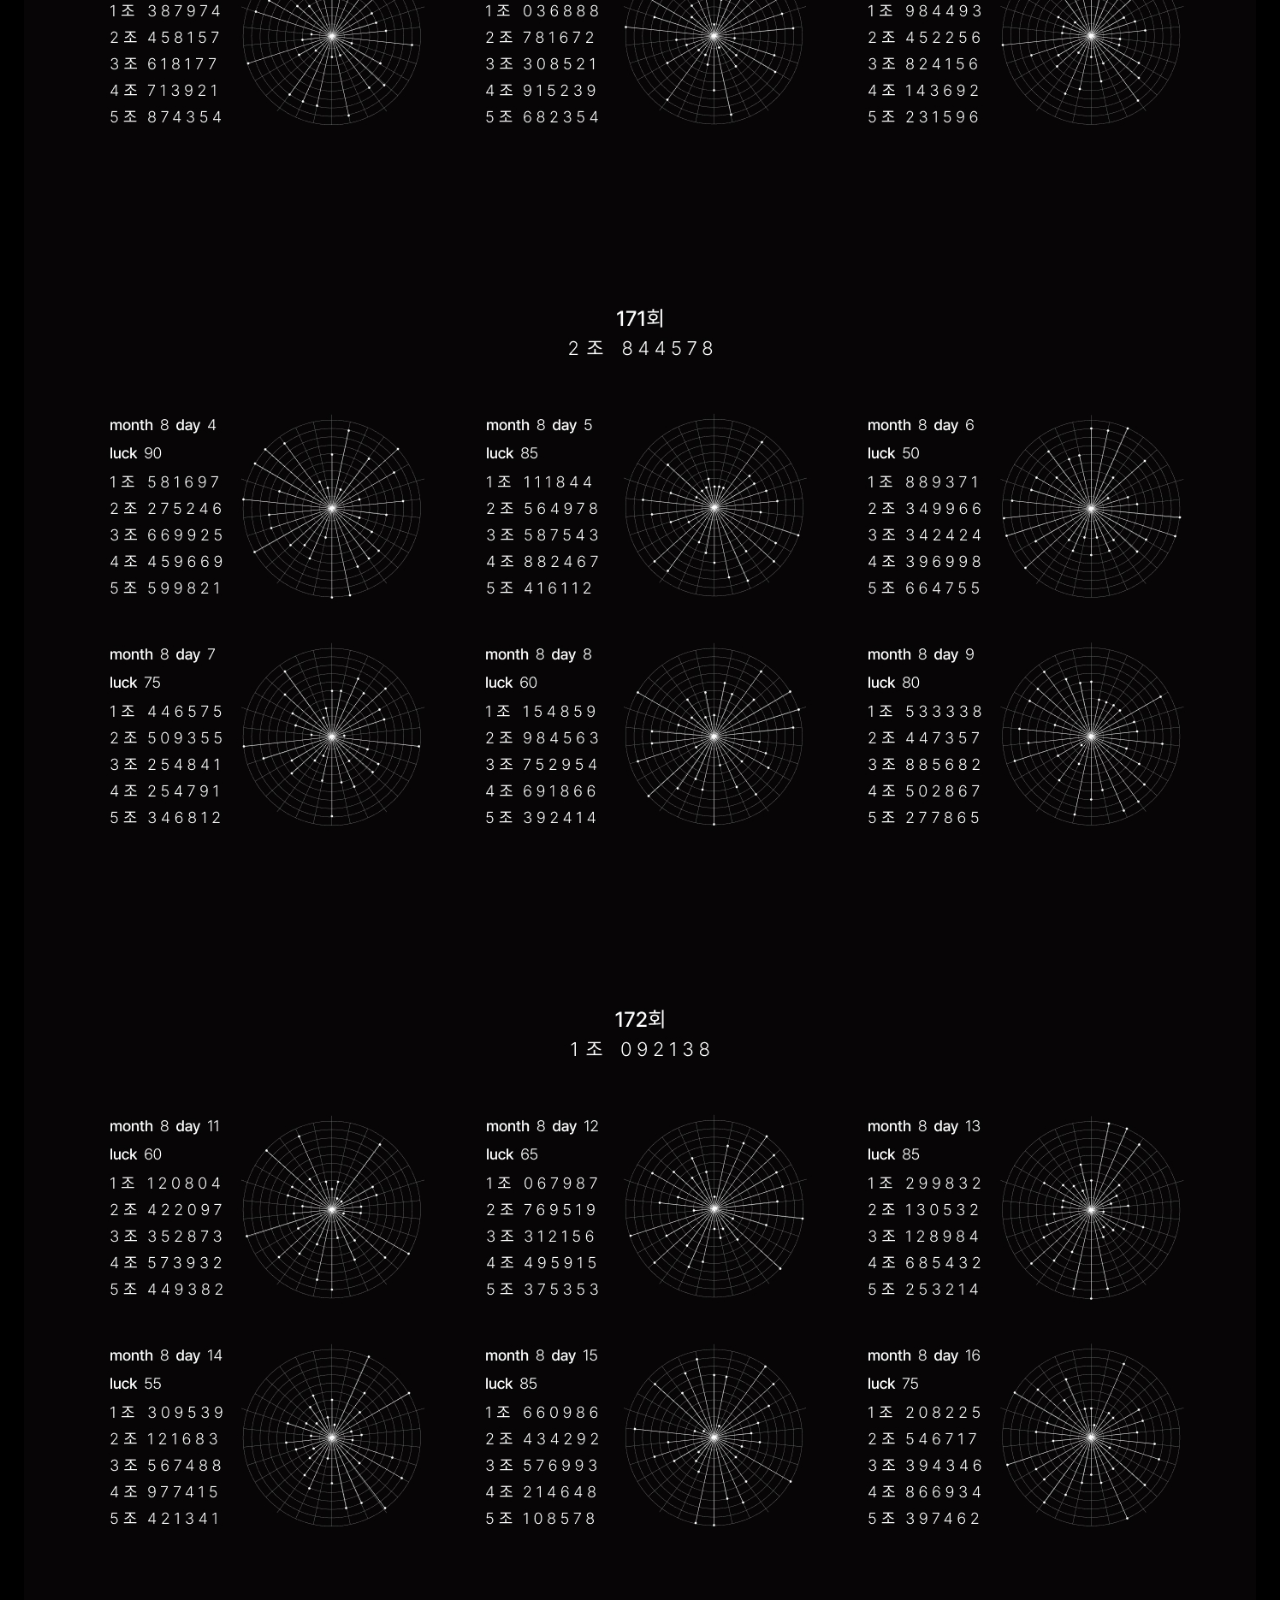
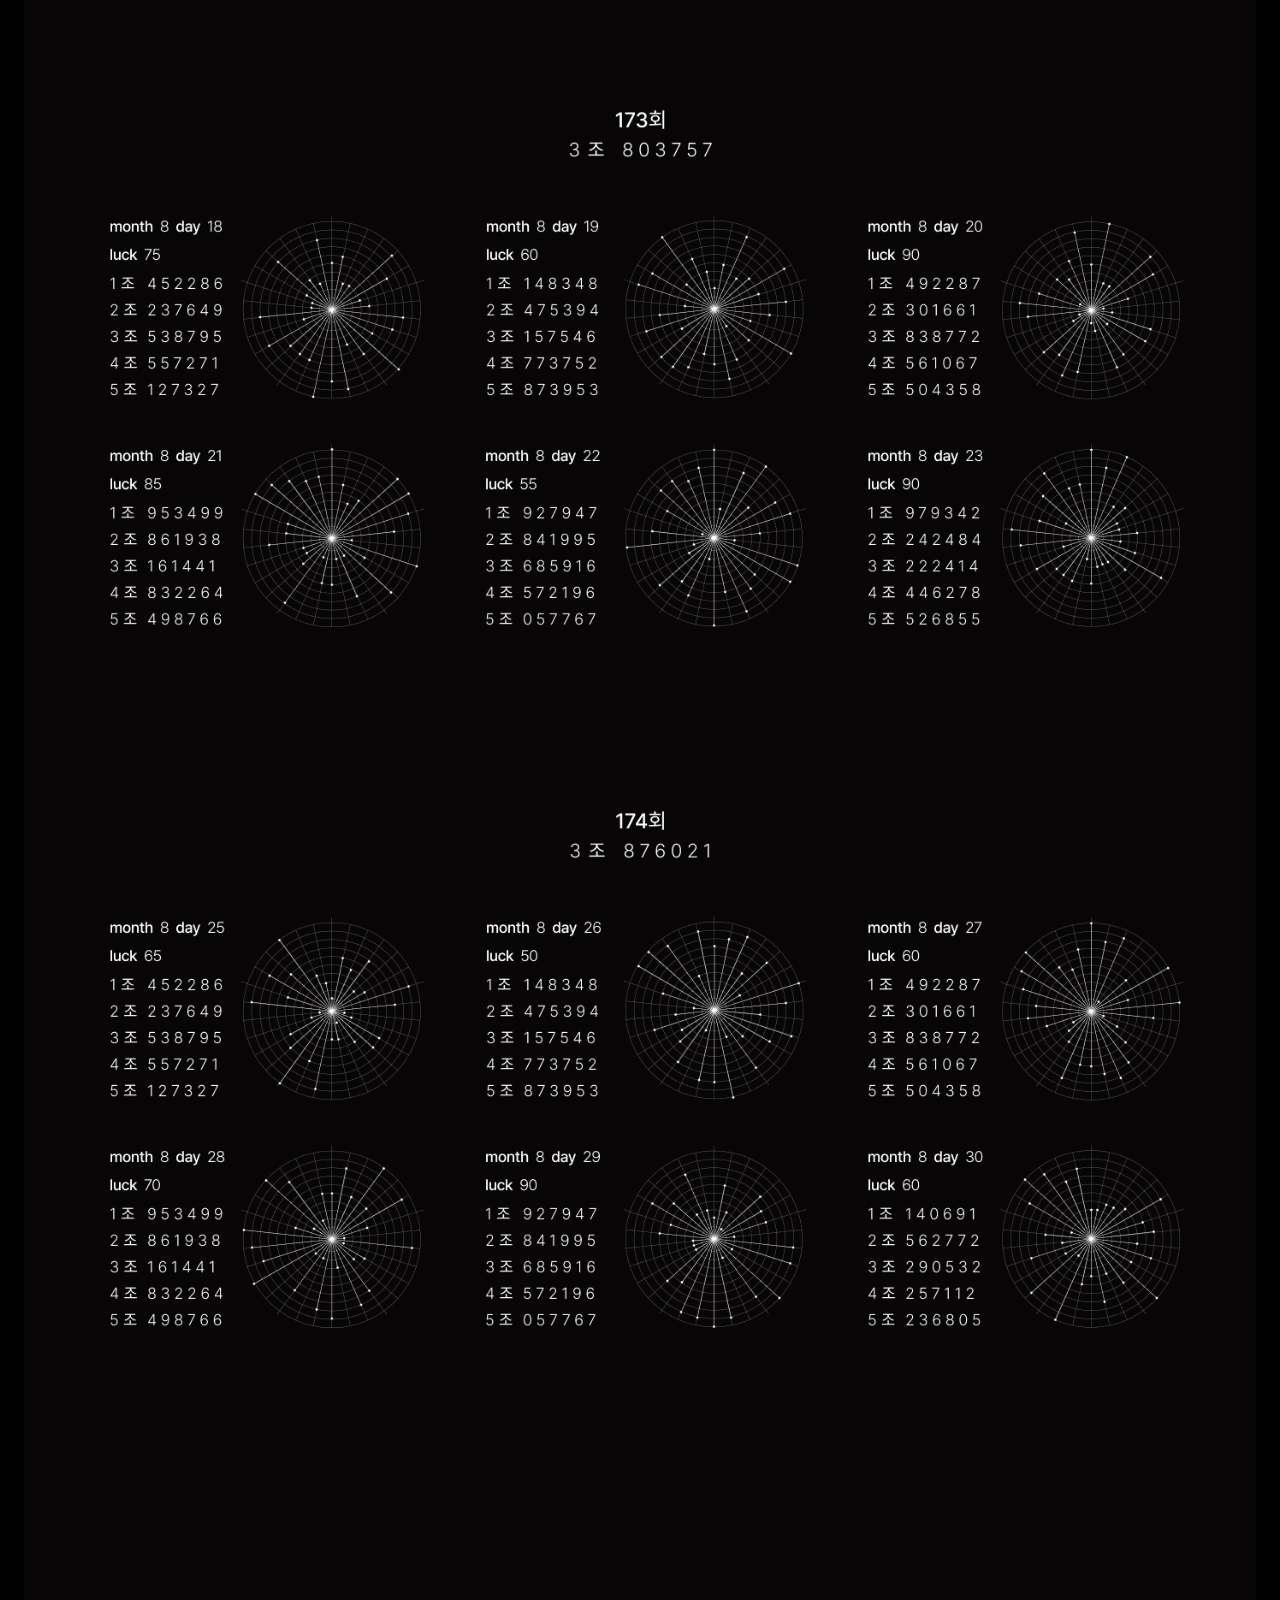
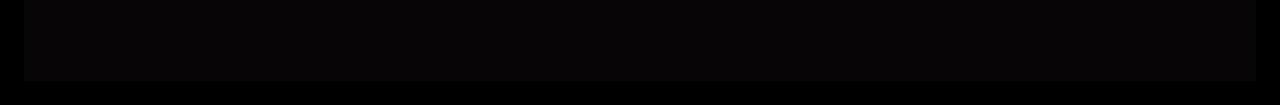
<file: memories.html>
<!DOCTYPE html>
<html lang="ko">
  <head>
    <meta charset="UTF-8" />
    <meta name="viewport" content="width=device-width, initial-scale=1.0" />
    <title>lotto 720+</title>
    <link rel="stylesheet" href="./style/memories.css" />
  </head>
  <body>
    <div class="section nav">
      <div class="container">
        <div class="wrapper">
          <header>
            <a href="index.html" class="logo">
              <img src="./images/Frame 140.jpg" />
            </a>
          </header>
          <div class="nav__menuWrapper">
            <div class="nav__menu">
              <a href="index.html">fireworks</a>
            </div>
            <div class="nav__menu"><a href="memories.html">memories</a></div>
            <div class="nav__menu"><a href="luckycham.html">luckycham</a></div>
          </div>
        </div>
      </div>
    </div>

    <hr />

    <div class="section">
      <div class="container">
        <div class="wrapper">
          <div class="img">
            <img src="./images/Frame-_data_01.jpg" alt="" />
            <img src="./images/Frame-_data_02.jpg" alt="" />
            <img src="./images/Frame-_data_03.jpg" alt="" />
            <img src="./images/Frame-_data_04.jpg" alt="" />
            <img src="./images/Frame-_data_05.jpg" alt="" />
            <img src="./images/Frame-_data_06.jpg" alt="" />
            <img src="./images/Frame-_data_07.jpg" alt="" />
            <img src="./images/Frame-_data_08.jpg" alt="" />
            <img src="./images/Frame-_data_09.jpg" alt="" />
            <img src="./images/Frame-_data_10.jpg" alt="" />
            <img src="./images/Frame-_data_11.jpg" alt="" />
            <img src="./images/Frame-_data_12.jpg" alt="" />
            <img src="./images/Frame-_data_13.jpg" alt="" />
            <img src="./images/Frame-_data_14.jpg" alt="" />
            <img src="./images/Frame-_data_15.jpg" alt="" />
            <img src="./images/Frame-_data_16.jpg" alt="" />
            <img src="./images/Frame-_data_17.jpg" alt="" />
            <img src="./images/Frame-_data_18.jpg" alt="" />
            <img src="./images/Frame-_data_19.jpg" alt="" />
            <img src="./images/Frame-_data_20.jpg" alt="" />
            <img src="./images/Frame-_data_21.jpg" alt="" />
          </div>
        </div>
      </div>
    </div>
  </body>
</html>
</file>
<file: style/memories.css>
* {
  margin: 0;
  padding: 0;
}
body {
  background-color: black;
  color: white;
}

a {
  text-decoration: none;
}

/* 가기전 */
a:link {
  color: white;
}
/* 갔다온 */
a:visited {
  color: white;
}
/* 마우스 위에 올라오면 */
a:hover {
  color: #ff5c00;
}
/* 마우스 누르면 졸라 잠깐 보이는. */
a:active {
  color: gray;
}

.container {
  /* background-color: green; */
  max-width: 1440px;
  margin-inline: auto;
  padding-inline: 24px;
}

.wrapper {
  /* background-color: blue; */
  padding-block: 24px;
}

.nav .wrapper {
  background-color: #070606;
  display: flex;
  justify-content: space-between;
  padding-block: 24px;
  padding-bottom: 29px;
}

.nav .nav__menuWrapper {
  display: flex;
  gap: 48px;
}

/* .nav {
  font-weight: 400;
  font-size: 24px;
} */

.nav__menu {
  display: inline-block;
  font-weight: 400;
  font-size: 24px;
  color: white;
}

header .logo {
  position: relative;
  max-width: 80px;
}
.logo img {
  width: 80%;
  height: auto;
  max-width: 100%;
}

iframe,
img,
picture,
svg,
video {
  display: block;
  max-width: 100%;
}

.img {
  max-width: 1440px;
  margin-inline: auto;
}
</file>
<file: style/luckycham.css>
* {
  margin: 0;
  padding: 0;
}

body {
  background-color: black;
  color: white;
}

a {
  text-decoration: none;
}

a:link {
  color: white;
}

a:visited {
  color: white;
}

a:hover {
  color: #ff5c00;
}

a:active {
  color: gray;
}

.container {
  max-width: 1440px;
  margin-inline: auto;
  padding-inline: 24px;
}

.wrapper {
  padding-block: 24px;
}

.nav .wrapper {
  background-color: #070606;
  display: flex;
  justify-content: space-between;
  /* align-items: flex-start;
  padding-block: 24px; */
}

.nav .nav__menuWrapper {
  display: flex;
  gap: 48px;
}

.nav__menu {
  display: inline-block;
  font-weight: 400;
  font-size: 24px;
  color: white;
}

header .logo {
  position: relative;
  max-width: 80px;
}

.logo img {
  width: 80%;
  height: auto;
  max-width: 100%;
}

#section2 .wrapper {
  /* background-color: aqua; */
  display: flex;
  gap: 36px;
  margin-right: 36px; /* 첫 번째 요소에 간격을 줌 */
  margin-top: 20px;
  padding-inline: 0;
  justify-content: center;
}

.card__img {
  max-width: 100%;
  height: auto;
}

.card__img:hover {
  transform: translateY(-0.125rem) scale(1.03);
}
.card {
  display: flex;
}

.title {
  margin-top: 84px;
  text-align: center;
  font-size: 28px;
  font-weight: 700;
}

.text {
  margin-top: 18px;
  text-align: center;
  font-size: 20px;
  font-weight: 200;
}
</file>
